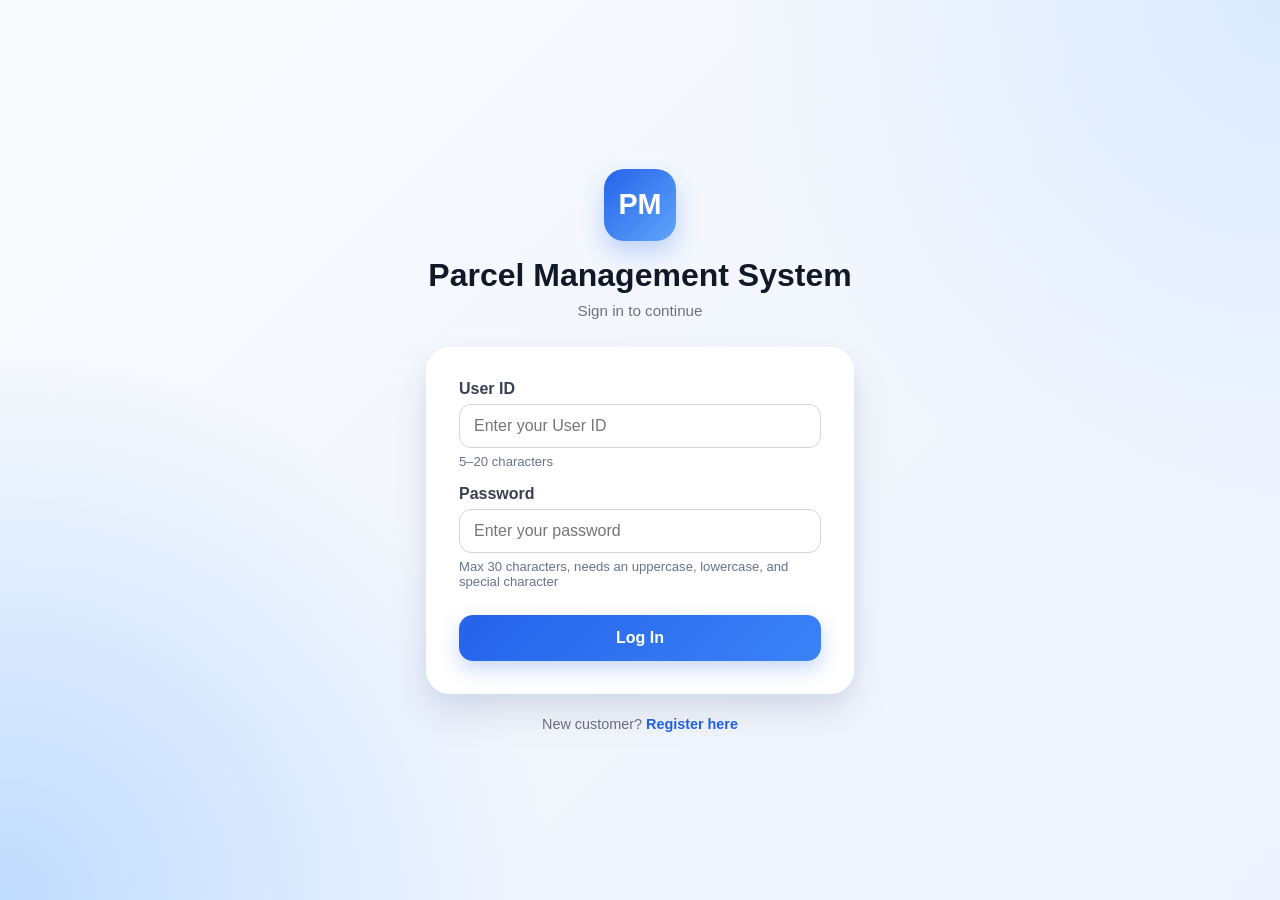
<file: pms-frontend/pms-frontend/index.html>
<!DOCTYPE html>
<html lang="en">
<head>
  <meta charset="UTF-8">
  <meta http-equiv="refresh" content="0; url=modules/login/login.html">
  <title>Parcel Management System</title>
</head>
<body>
  <p>Redirecting to login... <a href="modules/login/login.html">Click here</a> if not redirected.</p>
</body>
</html>
</file>
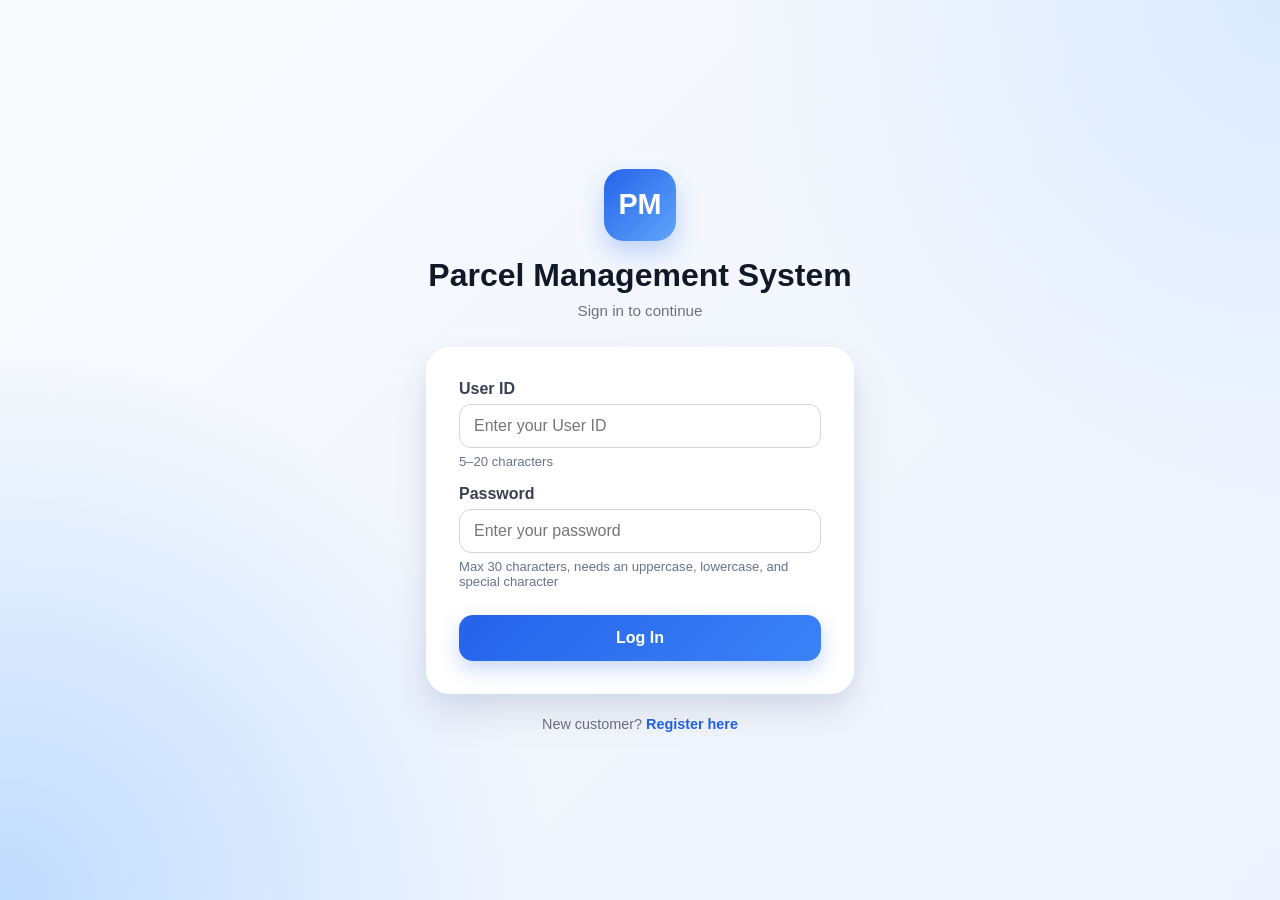
<file: pms-frontend/pms-frontend/modules/booking/booking.html>
<!DOCTYPE html>
<html lang="en">
<head>
  <meta charset="UTF-8">
  <meta name="viewport" content="width=device-width, initial-scale=1.0">
  <title>Booking Service — Parcel Management System</title>
  <link rel="stylesheet" href="../shared/navbar.css">
  <link rel="stylesheet" href="booking.css">
</head>
<body>

  <div id="navbar-placeholder"></div>

  <div class="container">
    <div id="form-error" class="alert-error card"></div>

    <form id="booking-form" novalidate>
      <div class="card">
        <h2 class="section-title">1. Sender Information</h2>
        <div class="form-grid">
          <div class="form-group">
            <label for="senderName">Name</label>
            <input type="text" id="senderName" readonly>
          </div>
          <div class="form-group">
            <label for="senderAddress">Address</label>
            <input type="text" id="senderAddress" readonly>
          </div>
          <div class="form-group">
            <label for="senderContact">Contact</label>
            <input type="text" id="senderContact" readonly>
          </div>
        </div>
      </div>

      <div class="card">
        <h2 class="section-title">2. Receiver Information</h2>
        <div class="form-grid">
          <div class="form-group">
            <label for="receiverName">Name</label>
            <input type="text" id="receiverName" placeholder="Receiver's full name">
            <span class="error-msg" id="receiverName-error"></span>
          </div>
          <div class="form-group">
            <label for="receiverAddress">Address</label>
            <input type="text" id="receiverAddress" placeholder="Delivery address">
            <span class="error-msg" id="receiverAddress-error"></span>
          </div>
          <div class="form-group">
            <label for="receiverPin">Pin Code</label>
            <input type="text" id="receiverPin" placeholder="6 digit PIN code" maxlength="6">
            <span class="error-msg" id="receiverPin-error"></span>
          </div>
          <div class="form-group">
            <label for="receiverContact">Contact</label>
            <input type="text" id="receiverContact" placeholder="10 digit mobile number" maxlength="10">
            <span class="error-msg" id="receiverContact-error"></span>
          </div>
        </div>
      </div>

      <div class="card">
        <h2 class="section-title">3. Parcel Details</h2>
        <div class="form-grid">
          <div class="form-group">
            <label for="parcelWeight">Weight (kg)</label>
            <input type="number" id="parcelWeight" min="0.1" max="50" step="0.1" placeholder="e.g. 2.5">
            <span class="error-msg" id="parcelWeight-error"></span>
          </div>
          <div class="form-group">
            <label for="parcelSize">Size</label>
            <select id="parcelSize">
              <option value="">Select size</option>
              <option value="Small">Small</option>
              <option value="Medium">Medium</option>
              <option value="Large">Large</option>
            </select>
            <span class="error-msg" id="parcelSize-error"></span>
          </div>
        </div>
        <div class="form-group">
          <label for="parcelContents">Contents Description</label>
          <textarea id="parcelContents" rows="3" placeholder="Describe the parcel contents for tracking and safety"></textarea>
          <span class="error-msg" id="parcelContents-error"></span>
        </div>
      </div>

      <div class="card">
        <h2 class="section-title">4. Shipping Options</h2>
        <div class="form-grid">
          <div class="form-group">
            <label for="deliverySpeed">Delivery Speed</label>
            <select id="deliverySpeed">
              <option value="">Select delivery speed</option>
              <option value="Standard">Standard (₹50/kg)</option>
              <option value="Express">Express (₹100/kg)</option>
              <option value="Overnight">Overnight (₹150/kg)</option>
            </select>
            <span class="error-msg" id="deliverySpeed-error"></span>
          </div>
          <div class="form-group">
            <label for="packaging">Packaging Preference</label>
            <select id="packaging">
              <option value="">Select packaging</option>
              <option value="Standard Packaging">Standard Packaging</option>
              <option value="Custom Packaging">Custom Packaging</option>
              <option value="Eco-friendly Packaging">Eco-friendly Packaging</option>
              <option value="Fragile Item handling">Fragile Item handling</option>
            </select>
            <span class="error-msg" id="packaging-error"></span>
          </div>
        </div>
      </div>

      <div class="card">
        <h2 class="section-title">5. Date and Time Selection</h2>
        <div class="form-grid">
          <div class="form-group">
            <label for="pickupTime">Preferred Pickup Date & Time</label>
            <input type="datetime-local" id="pickupTime">
            <span class="error-msg" id="pickupTime-error"></span>
          </div>
          <div class="form-group">
            <label for="dropoffTime">Preferred Drop-off Date & Time</label>
            <input type="datetime-local" id="dropoffTime">
            <span class="error-msg" id="dropoffTime-error"></span>
          </div>
        </div>
      </div>

      <div class="card">
        <h2 class="section-title">6. Service Cost</h2>
        <div class="form-group">
          <label>Estimated Cost</label>
          <div id="cost-display">₹0</div>
        </div>
        <p class="cost-note">Payment method is selected on the next screen.</p>
      </div>

      <div class="card">
        <h2 class="section-title">7. Additional Services</h2>
        <div class="checkbox-row form-group">
          <input type="checkbox" id="insurance">
          <label for="insurance">Add Insurance</label>
        </div>
        <div class="checkbox-row form-group">
          <input type="checkbox" id="trackingService">
          <label for="trackingService">Add Tracking Service</label>
        </div>
      </div>

      <div class="card">
        <button type="submit" id="submit-btn">Proceed to Payment</button>
        
      </div>
    </form>
  </div>

  <script src="../shared/pms-helpers.js"></script>
  <script src="../shared/navbar.js"></script>
  <script src="booking.js"></script>
</body>
</html>
</file>
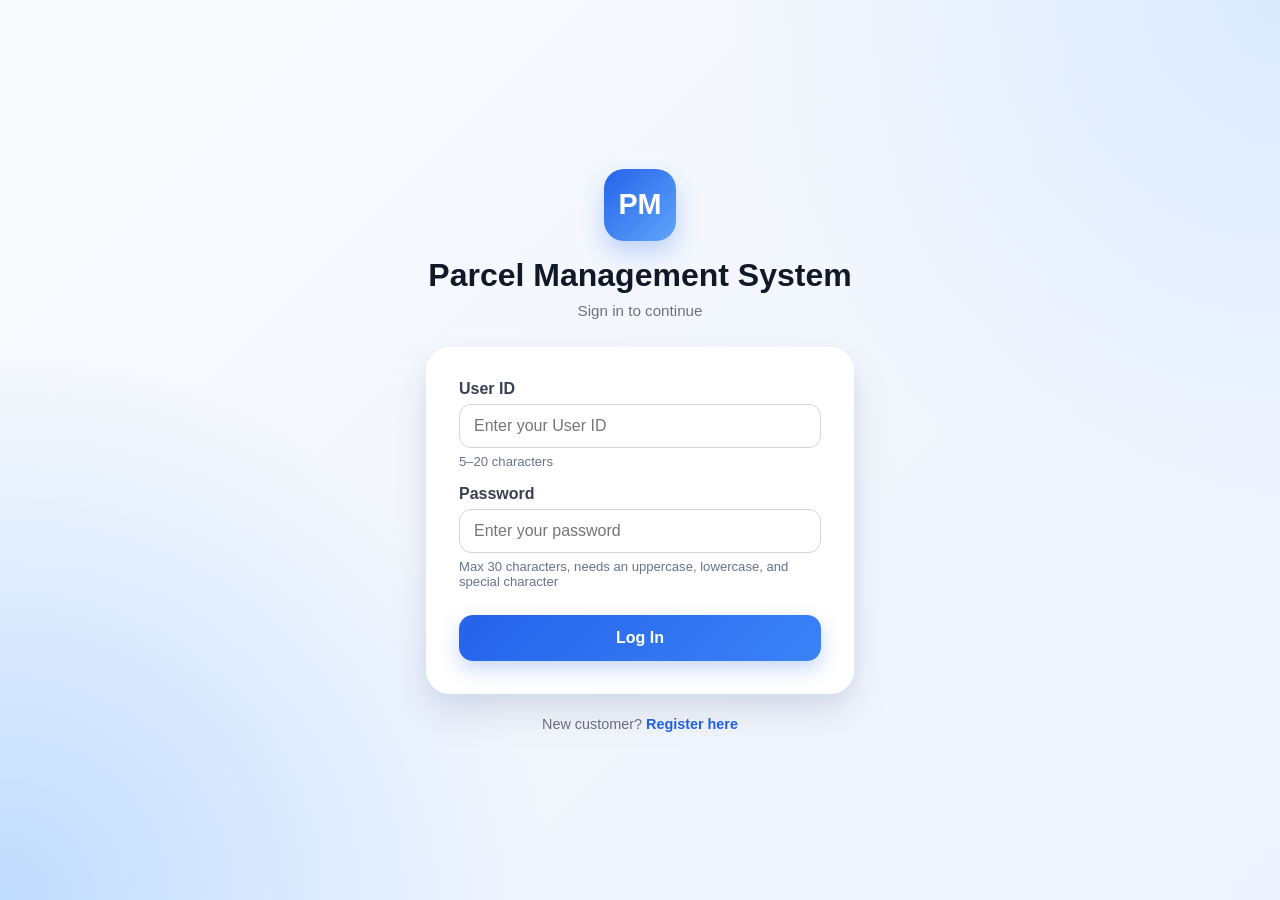
<file: pms-frontend/pms-frontend/modules/delivery/delivery-update.html>
<!DOCTYPE html>
<html lang="en">
<head>
  <meta charset="UTF-8">
  <meta name="viewport" content="width=device-width, initial-scale=1.0">
  <title>Delivery Update — Parcel Management System</title>
  <link rel="stylesheet" href="../shared/navbar.css">
  <link rel="stylesheet" href="delivery-update.css">
</head>
<body>

  <div id="navbar-placeholder"></div>

  <div class="container">
    <div class="card">
      <h2>Find a Package</h2>
      <p>Search by Booking ID to update its delivery status.</p>
      <div class="search-row">
        <div class="form-group">
          <label for="searchBookingId">Booking ID</label>
          <input type="text" id="searchBookingId" placeholder="12 digit Booking ID">
        </div>
        <button type="button" id="search-btn">Search</button>
      </div>
      <p id="search-not-found" class="alert-error">No booking found for that Booking ID.</p>
    </div>

    <div id="booking-details" class="card">
      <h2>Package Details</h2>
      <div class="detail-grid">
        <div class="detail-field">
          <label>Booking ID</label>
          <div class="value" id="det-bookingId"></div>
        </div>
        <div class="detail-field">
          <label>Customer ID</label>
          <div class="value" id="det-customerId"></div>
        </div>
        <div class="detail-field">
          <label>Receiver Name</label>
          <div class="value" id="det-receiverName"></div>
        </div>
        <div class="detail-field">
          <label>Receiver Address</label>
          <div class="value" id="det-receiverAddress"></div>
        </div>
        <div class="detail-field">
          <label>Current Status</label>
          <div class="value"><span class="status-badge" id="det-status"></span></div>
        </div>
        <div class="detail-field">
          <label>Booking Date</label>
          <div class="value" id="det-bookingDate"></div>
        </div>
      </div>
    </div>

    <div id="delivery-update-card" class="card">
      <h2>Update Delivery Status</h2>
      <form id="delivery-form" novalidate>
        <div class="form-group">
          <label for="newStatus">New Status</label>
          <select id="newStatus">
            <option value="">Select new status</option>
            <option value="Picked up">Picked up</option>
            <option value="In Transit">In Transit</option>
            <option value="Delivered">Delivered</option>
            <option value="Returned">Returned</option>
          </select>
          <span class="error-msg" id="newStatus-error"></span>
        </div>
        <button type="submit" id="update-status-btn">Update Status</button>
      </form>
      <p id="update-success" class="alert-success"></p>
    </div>
  </div>

  <script src="../shared/pms-helpers.js"></script>
  <script src="../shared/navbar.js"></script>
  <script src="delivery-update.js"></script>
</body>
</html>
</file>
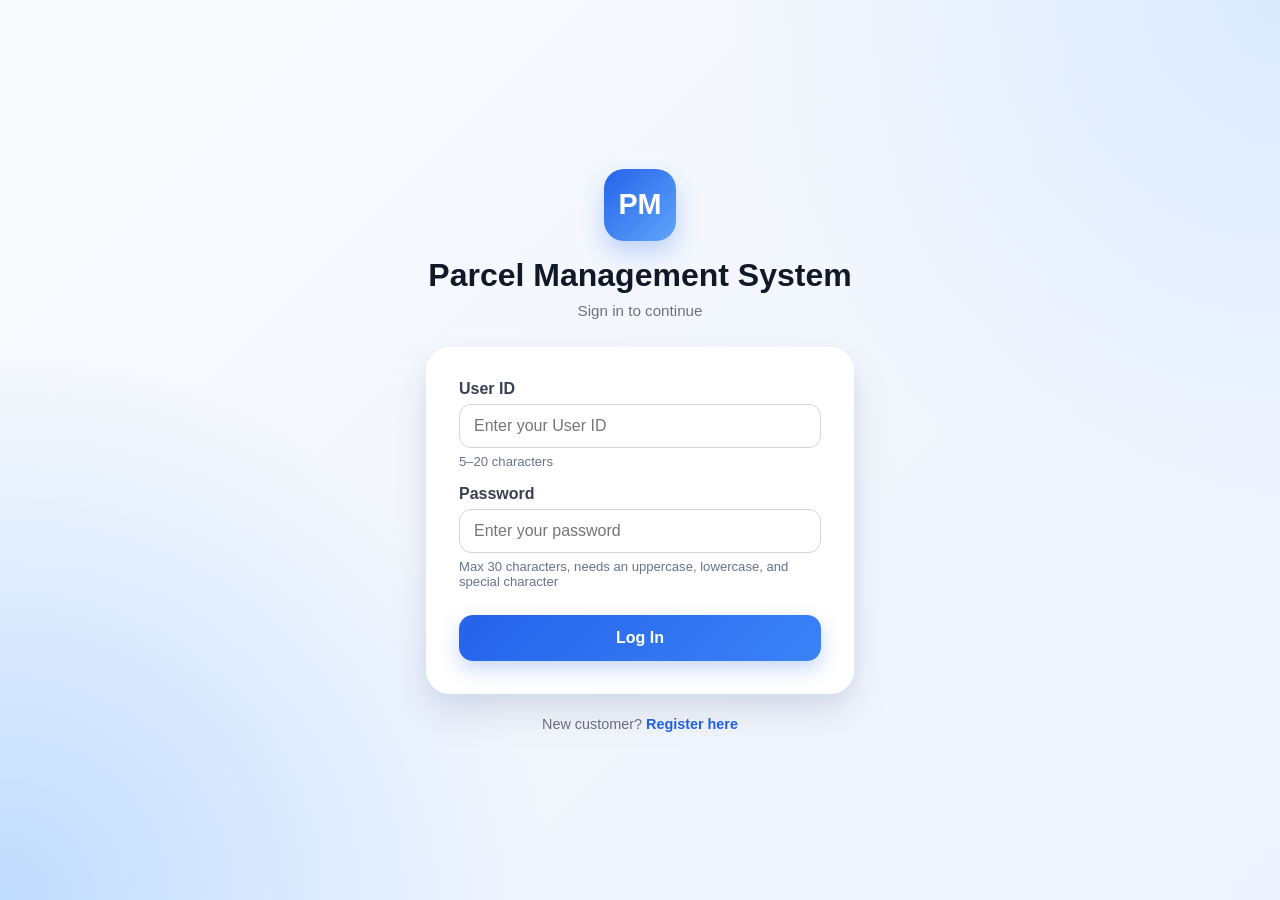
<file: pms-frontend/pms-frontend/modules/history/history-customer.html>
<!DOCTYPE html>
<html lang="en">
<head>
  <meta charset="UTF-8">
  <meta name="viewport" content="width=device-width, initial-scale=1.0">
  <title>Booking History — Parcel Management System</title>
  <link rel="stylesheet" href="../shared/navbar.css">
  <link rel="stylesheet" href="history-customer.css">
</head>
<body>

  <div id="navbar-placeholder"></div>

  <div class="container">
    <div class="card">
      <h2>Your Booking History</h2>
      <table>
        <thead>
          <tr>
            <th>Customer ID</th>
            <th>Booking ID</th>
            <th>Booking Date</th>
            <th>Receiver Name</th>
            <th>Delivered Address</th>
            <th>Amount</th>
            <th>Status</th>
          </tr>
        </thead>
        <tbody id="history-table-body"></tbody>
      </table>
      <p id="no-bookings">You have no previous bookings yet.</p>
      <div class="pagination"> 
        <button type="button" id="prev-btn">Previous</button>
        <span id="page-info"></span>
        <button type="button" id="next-btn">Next</button>
      </div>
    </div>
  </div>

  <script src="../shared/pms-helpers.js"></script>
  <script src="../shared/navbar.js"></script>
  <script src="history-customer.js"></script>
</body>
</html>
</file>
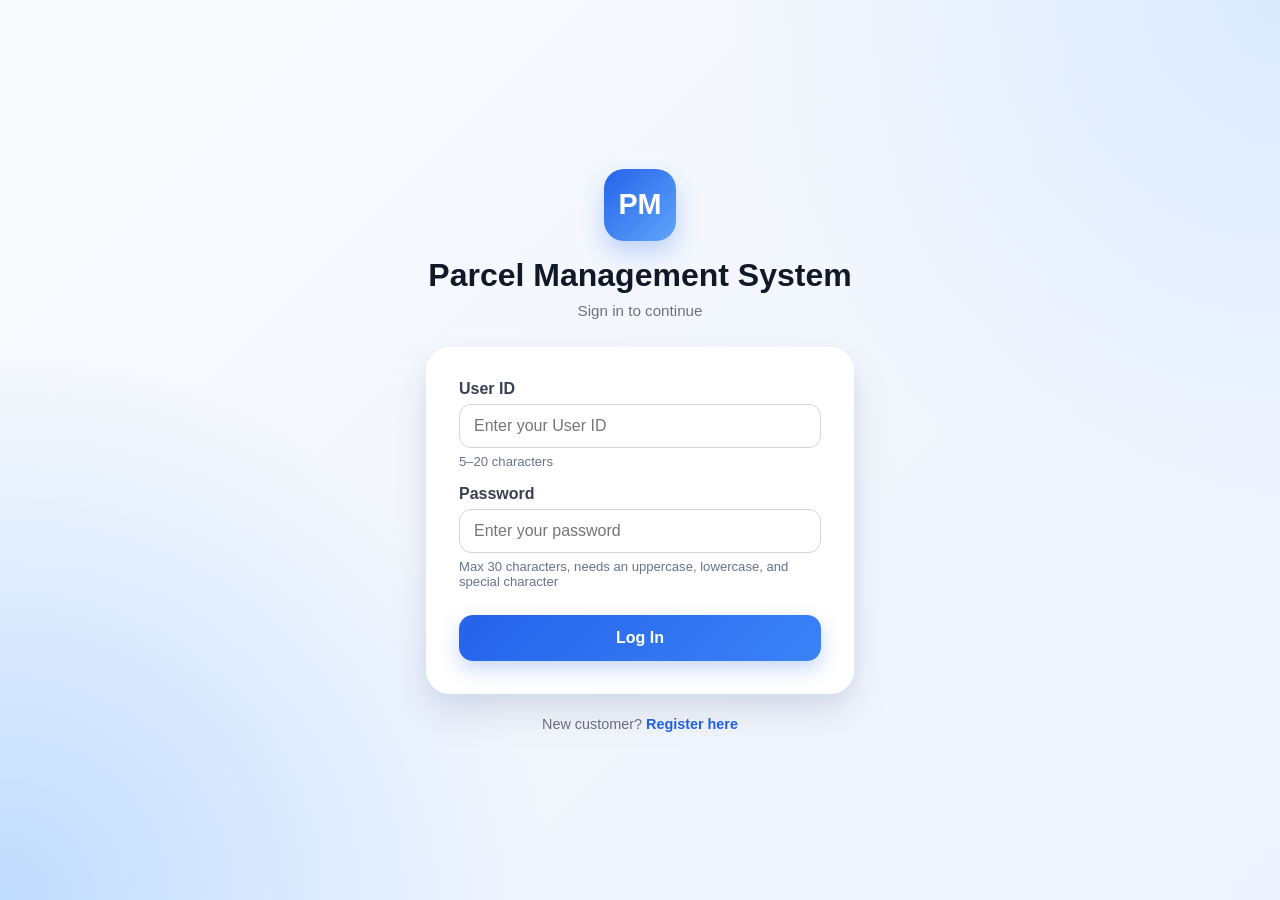
<file: pms-frontend/pms-frontend/modules/history/history-officer.html>
<!DOCTYPE html>
<html lang="en">
<head>
  <meta charset="UTF-8">
  <meta name="viewport" content="width=device-width, initial-scale=1.0">
  <title>Booking History — Parcel Management System</title>
  <link rel="stylesheet" href="../shared/navbar.css">
  <link rel="stylesheet" href="history-officer.css">
</head>
<body>

  <div id="navbar-placeholder"></div>

  <div class="container">
    <div class="card">
      <h2>Booking History</h2>
      <form id="filter-form" novalidate>
        <div class="filter-grid">
          <div class="form-group">
            <label for="filterCustomerId">Customer ID</label>
            <input type="text" id="filterCustomerId" placeholder="Customer ID">
          </div>
          <div class="form-group">
            <label for="dateFrom">Date From</label>
            <input type="date" id="dateFrom">
          </div>
          <div class="form-group">
            <label for="dateTo">Date To</label> 
            <input type="date" id="dateTo">
          </div>
          <button type="submit" id="search-btn">Search</button>
        </div>
      </form>
      <table>
        <thead>
          <tr>
            <th>Customer ID</th>
            <th>Booking ID</th>
            <th>Booking Date</th>
            <th>Receiver Name</th>
            <th>Delivered Address</th>
            <th>Amount</th>
            <th>Status</th>
          </tr>
        </thead>
        <tbody id="history-table-body"></tbody>
      </table>
      <p id="no-bookings">No bookings match your search.</p>
      <div class="pagination">
        <button type="button" id="prev-btn">Previous</button>
        <span id="page-info"></span>
        <button type="button" id="next-btn">Next</button>
      </div>
    </div>
  </div>

  <script src="../shared/pms-helpers.js"></script>
  <script src="../shared/navbar.js"></script>
  <script src="history-officer.js"></script>
</body>
</html>
</file>
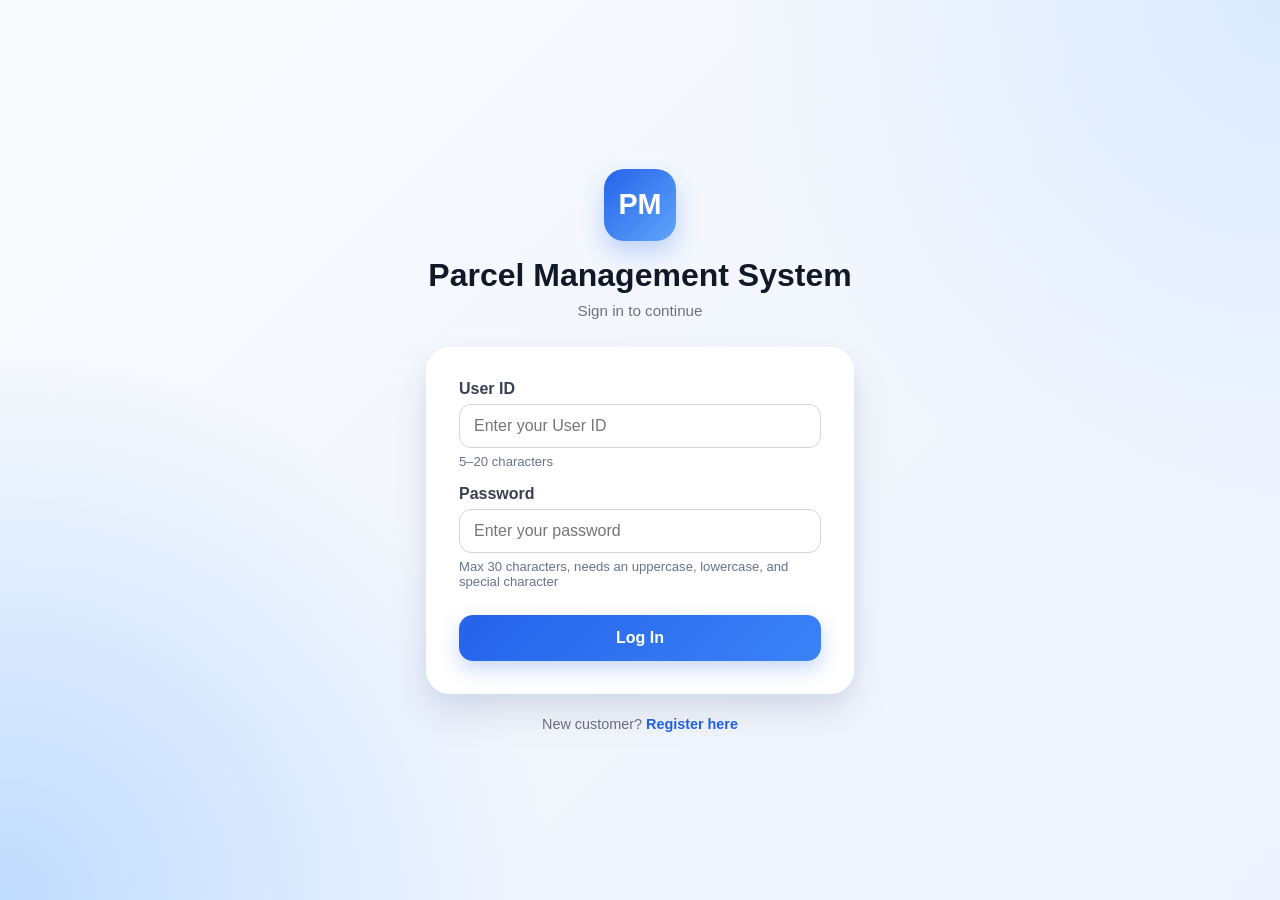
<file: pms-frontend/pms-frontend/modules/home/customer-home.html>
<!DOCTYPE html>
<html lang="en">
<head>
  <meta charset="UTF-8">
  <meta name="viewport" content="width=device-width, initial-scale=1.0">
  <title>Home — Parcel Management System</title>
  <link rel="stylesheet" href="../shared/navbar.css">
  <link rel="stylesheet" href="customer-home.css">
</head>
<body>

  <div id="navbar-placeholder"></div>

  <div class="container">
    <div class="card welcome-card">
      <h1 id="dashboard-greeting">Welcome back</h1>
      <p>Here's what you can do from your dashboard.</p>
    </div>

    <h2 class="section-title">Quick Actions</h2>
    <div class="action-grid">
      <a class="action-card" href="../booking/booking.html">
        <div class="action-image">
          <svg viewBox="0 0 300 150" preserveAspectRatio="xMidYMid slice" xmlns="http://www.w3.org/2000/svg">
            <defs>
              <linearGradient id="bg1" x1="0" y1="0" x2="300" y2="150" gradientUnits="userSpaceOnUse">
                <stop stop-color="#2563eb"/>
                <stop offset="1" stop-color="#60a5fa"/>
              </linearGradient>
            </defs>
            <rect width="300" height="150" fill="url(#bg1)"/>
            <circle cx="255" cy="20" r="55" fill="#ffffff" opacity="0.06"/>
            <circle cx="20" cy="140" r="40" fill="#ffffff" opacity="0.06"/>
            <g transform="translate(105,35)">
              <path d="M45 6 L84 22 L45 38 L6 22 Z" fill="#ffffff"/>
              <path d="M6 22 L45 38 L45 84 L6 68 Z" fill="#dbeafe"/>
              <path d="M84 22 L45 38 L45 84 L84 68 Z" fill="#bfdbfe"/>
              <path d="M45 6 L84 22 L45 38 L6 22 Z" stroke="#1d4ed8" stroke-width="2" stroke-linejoin="round"/>
              <path d="M6 22 L45 38 L45 84 L6 68 Z" stroke="#1d4ed8" stroke-width="2" stroke-linejoin="round"/>
              <path d="M84 22 L45 38 L45 84 L84 68 Z" stroke="#1d4ed8" stroke-width="2" stroke-linejoin="round"/>
              <path d="M20 16 L64 32" stroke="#1d4ed8" stroke-width="1.5" opacity="0.5"/>
            </g>
          </svg>
        </div>
        <h3>Book a Parcel</h3>
        <p>Start a new pickup or drop-off booking.</p>
      </a>
      
      <a class="action-card" href="../tracking/tracking-customer.html">
        <div class="action-image">
          <svg viewBox="0 0 300 150" preserveAspectRatio="xMidYMid slice" xmlns="http://www.w3.org/2000/svg">
            <defs>
              <linearGradient id="bg2" x1="0" y1="0" x2="300" y2="150" gradientUnits="userSpaceOnUse">
                <stop stop-color="#3b82f6"/>
                <stop offset="1" stop-color="#93c5fd"/>
              </linearGradient>
            </defs>
            <rect width="300" height="150" fill="url(#bg2)"/>
            <circle cx="30" cy="25" r="45" fill="#ffffff" opacity="0.06"/>
            <circle cx="270" cy="130" r="50" fill="#ffffff" opacity="0.06"/>
            <path d="M40 120 Q150 60 260 100" stroke="#ffffff" stroke-width="2" stroke-dasharray="4 6" fill="none" opacity="0.55"/>
            <circle cx="40" cy="120" r="4" fill="#ffffff"/>
            <circle cx="260" cy="100" r="4" fill="#ffffff"/>
            <g transform="translate(126,30)">
              <path d="M24 0C11 0 0 10.6 0 23.5C0 41 24 68 24 68C24 68 48 41 48 23.5C48 10.6 37 0 24 0Z" fill="#ffffff"/>
              <circle cx="24" cy="23" r="11" fill="#2563eb"/>
            </g>
          </svg>
        </div>
        <h3>Track Shipment</h3>
        <p>Check the status of a parcel with its Booking ID.</p>
      </a>
      
      <a class="action-card" href="../history/history-customer.html">
        <div class="action-image">
          <svg viewBox="0 0 300 150" preserveAspectRatio="xMidYMid slice" xmlns="http://www.w3.org/2000/svg">
            <defs>
              <linearGradient id="bg3" x1="0" y1="0" x2="300" y2="150" gradientUnits="userSpaceOnUse">
                <stop stop-color="#2563eb"/>
                <stop offset="1" stop-color="#7dd3fc"/>
              </linearGradient>
            </defs>
            <rect width="300" height="150" fill="url(#bg3)"/>
            <circle cx="260" cy="15" r="50" fill="#ffffff" opacity="0.06"/>
            <circle cx="15" cy="140" r="40" fill="#ffffff" opacity="0.06"/>
            <g transform="translate(112,22)">
              <rect x="0" y="8" width="76" height="98" rx="8" fill="#ffffff"/>
              <rect x="24" y="0" width="28" height="16" rx="5" fill="#dbeafe" stroke="#1d4ed8" stroke-width="1.5"/>
              <rect x="14" y="32" width="48" height="6" rx="3" fill="#93c5fd"/>
              <rect x="14" y="46" width="48" height="6" rx="3" fill="#bfdbfe"/>
              <rect x="14" y="60" width="32" height="6" rx="3" fill="#bfdbfe"/>
              <circle cx="18" cy="80" r="4.5" fill="#16a34a"/>
              <rect x="30" y="77" width="32" height="6" rx="3" fill="#bfdbfe"/>
            </g>
          </svg>
        </div>
        <h3>Previous Bookings</h3>
        <p>Review your past bookings and their status.</p>
      </a>
    </div>
  </div>

  <script src="../shared/pms-helpers.js"></script>
  <script src="../shared/navbar.js"></script>
  <script src="customer-home.js"></script>
</body>
</html>
</file>
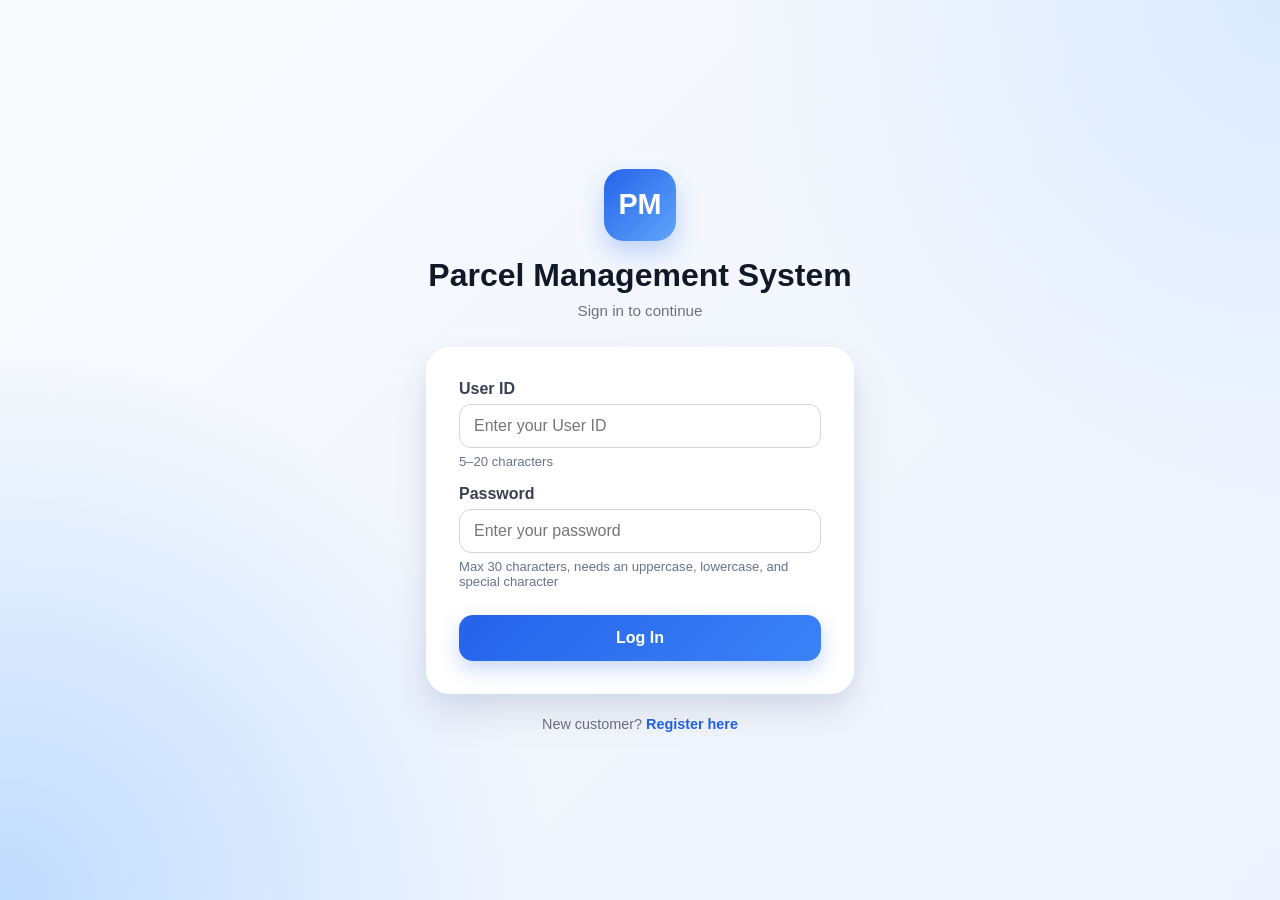
<file: pms-frontend/pms-frontend/modules/home/officer-home.html>
<!DOCTYPE html>
<html lang="en">
<head>
  <meta charset="UTF-8">
  <meta name="viewport" content="width=device-width, initial-scale=1.0">
  <title>Home — Parcel Management System</title>
  
  <link rel="stylesheet" href="../shared/navbar.css">
  <link rel="stylesheet" href="officer-home.css">
</head>
<body>

  <div id="navbar-placeholder"></div>

  <div class="container">

    <div class="card welcome-card">
      <h1 id="dashboard-greeting">Welcome back</h1>
      <p>Here's what you can do from your dashboard.</p>
      <span class="role-badge">Officer</span>
    </div>

    <h2 class="section-title">Quick Actions</h2>
    <div class="action-grid">

      <a class="action-card" href="../tracking/tracking-officer.html">
        <div class="action-icon">&#128205;</div>
        <h3>Track Shipments</h3>
        <p>View all shipped packages and search by customer or booking.</p>
      </a>

      <a class="action-card" href="../delivery/delivery-update.html">
        <div class="action-icon">&#128666;</div>
        <h3>Update Delivery Status</h3>
        <p>Mark a booking as Picked up, In Transit, Delivered, or Returned.</p>
      </a>

      <a class="action-card" href="../delivery/delivery-update.html">
        <div class="action-icon">&#128197;</div>
        <h3>Pickup Scheduling</h3>
        <p>Manage upcoming pickups for booked parcels.</p>
      </a>

      <a class="action-card" href="../history/history-officer.html">
        <div class="action-icon">&#128203;</div>
        <h3>Previous Bookings</h3>
        <p>Look up booking history by customer and date range.</p>
      </a>

    </div>
  </div>

  <script src="../shared/pms-helpers.js"></script>
  <script src="../shared/navbar.js"></script>
  <script src="officer-home.js"></script>
</body>
</html>
</file>
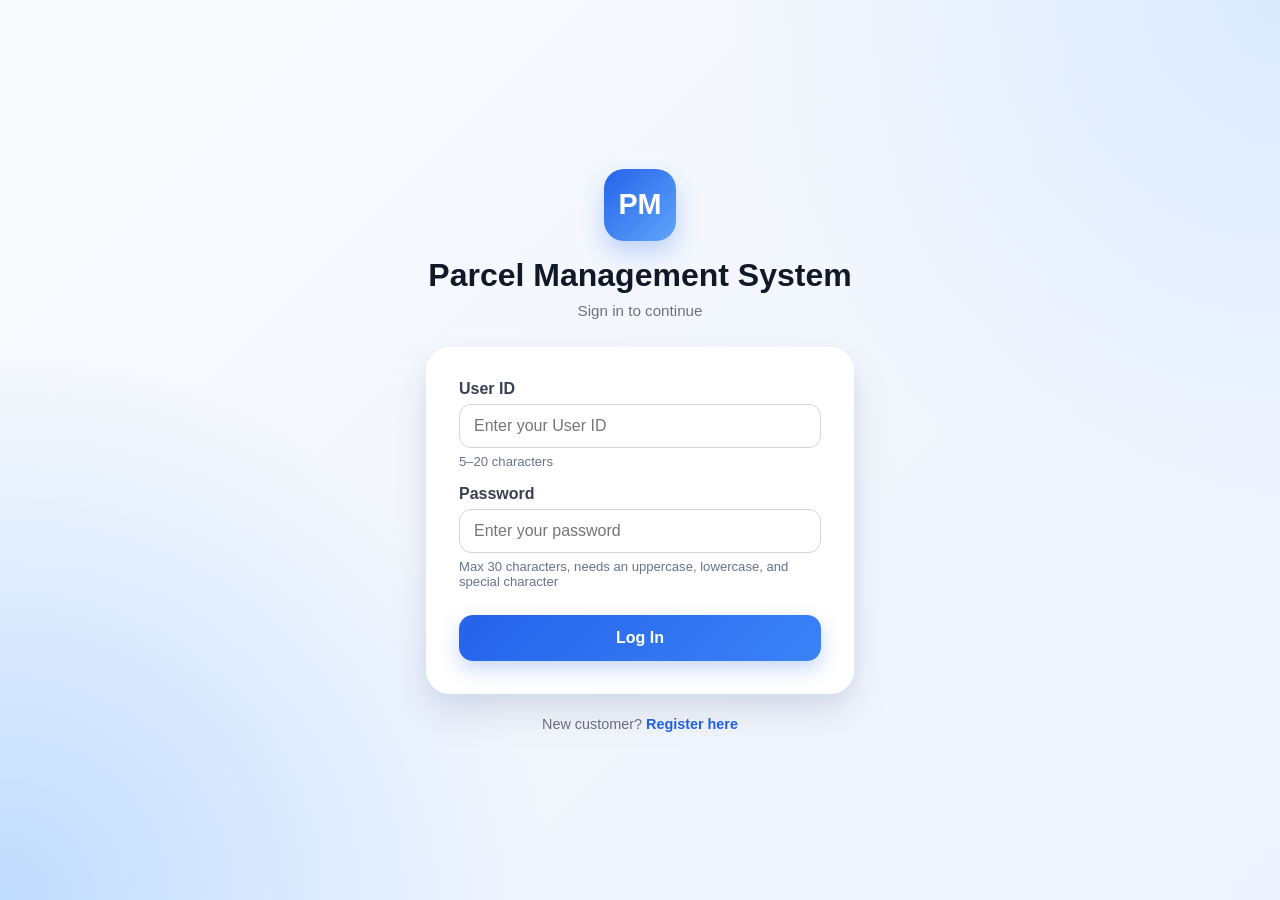
<file: pms-frontend/pms-frontend/modules/invoice/invoice.html>
<!DOCTYPE html>
<html lang="en">
<head>
  <meta charset="UTF-8">
  <meta name="viewport" content="width=device-width, initial-scale=1.0">
  <title>Invoice — Parcel Management System</title>
  
  <link rel="stylesheet" href="invoice.css">
</head>
<body>

  <nav id="main-nav">
    <span class="nav-brand">Parcel Management System</span>
    <div class="nav-user">
      <span id="welcome-user"></span>
      <button id="logout-btn">Logout</button>
    </div>
  </nav>

  <div class="container">

    <div id="invoice-view" class="card">
      <div class="invoice-header">
        <h1>Invoice</h1>
        <span class="invoice-id">Booking ID: <strong id="inv-bookingId"></strong></span>
      </div>

      <div class="invoice-grid">
        <div class="invoice-field">
          <label>Receiver Name</label>
          <div class="value" id="inv-receiverName"></div>
        </div>
        <div class="invoice-field">
          <label>Receiver Address</label>
          <div class="value" id="inv-receiverAddress"></div>
        </div>
        <div class="invoice-field">
          <label>Receiver Pin</label>
          <div class="value" id="inv-receiverPin"></div>
        </div>
        <div class="invoice-field">
          <label>Receiver Mobile</label>
          <div class="value" id="inv-receiverMobile"></div>
        </div>
        <div class="invoice-field">
          <label>Parcel Weight (g)</label>
          <div class="value" id="inv-parcelWeight"></div>
        </div>
        <div class="invoice-field">
          <label>Parcel Contents Description</label>
          <div class="value" id="inv-parcelContents"></div>
        </div>
        <div class="invoice-field">
          <label>Parcel Delivery Type</label>
          <div class="value" id="inv-deliveryType"></div>
        </div>
        <div class="invoice-field">
          <label>Parcel Packing Preference</label>
          <div class="value" id="inv-packingPreference"></div>
        </div>
        <div class="invoice-field">
          <label>Parcel Pickup Time</label>
          <div class="value" id="inv-pickupTime"></div>
        </div>
        <div class="invoice-field">
          <label>Parcel Dropoff Time</label>
          <div class="value" id="inv-dropoffTime"></div>
        </div>
        <div class="invoice-field">
          <label>Parcel Service Cost</label>
          <div class="value invoice-cost" id="inv-serviceCost"></div>
        </div>
        <div class="invoice-field">
          <label>Parcel Payment Time</label>
          <div class="value" id="inv-paymentTime"></div>
        </div>
      </div>

      <div class="invoice-actions">
        <button type="button" id="print-btn">Print</button>
        <a class="back-link" id="back-link" href="../home/customer-home.html">Back to Home</a>
      </div>
    </div>

    <div id="not-found" class="card">
      <p class="alert-error">No booking found for this Booking ID.</p>
      <div class="invoice-actions">
        <a class="back-link" id="back-link-notfound" href="../home/customer-home.html">Back to Home</a>
      </div>
    </div>

  </div>

  <script src="../shared/pms-helpers.js"></script>
  <script src="invoice.js"></script>
</body>
</html>
</file>
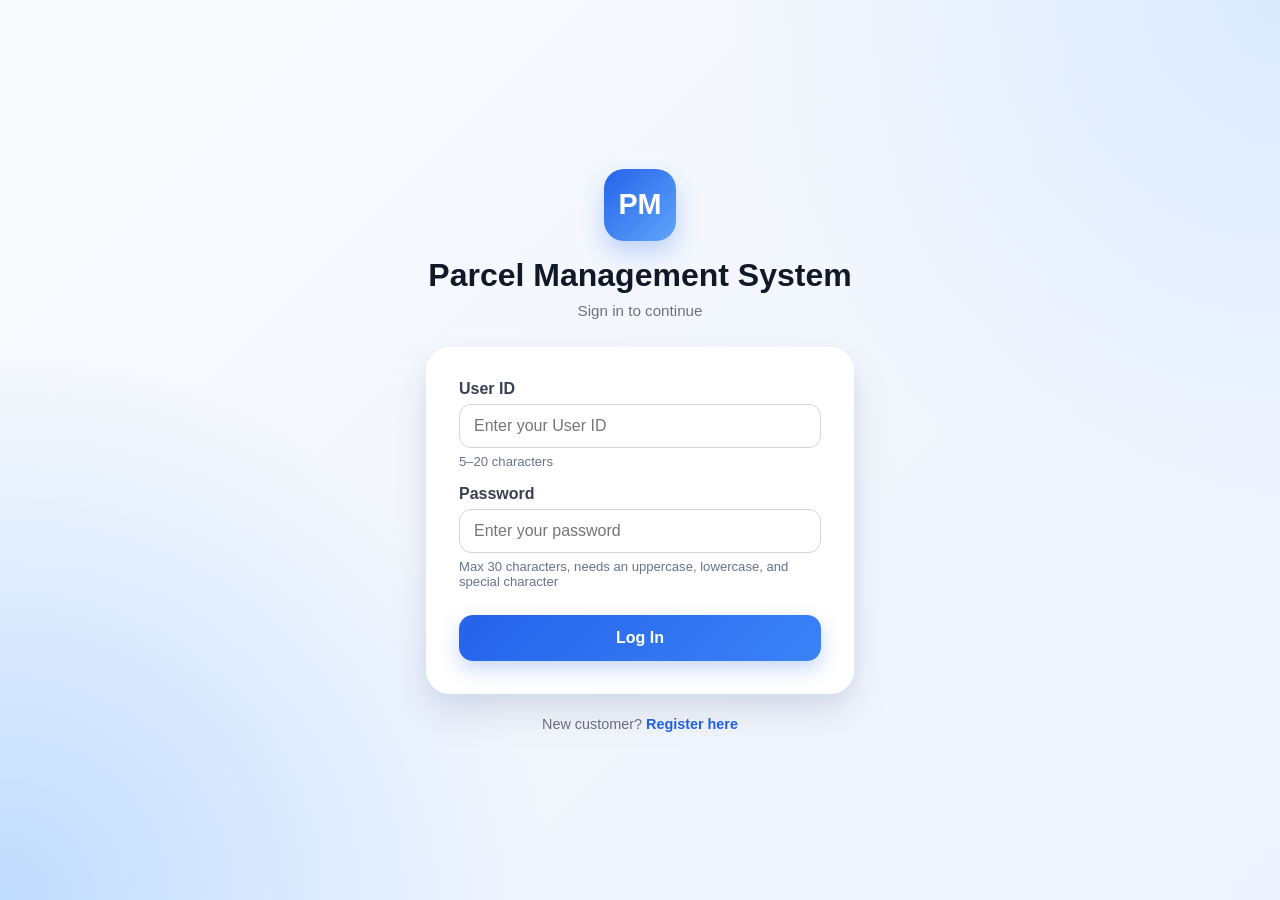
<file: pms-frontend/pms-frontend/modules/login/login.html>
<!DOCTYPE html>
<html lang="en">
<head>
  <meta charset="UTF-8">
  <meta name="viewport" content="width=device-width, initial-scale=1.0">
  <title>Log In — Parcel Management System</title>
  
  <link rel="stylesheet" href="login.css">
</head>
<body class="login-page">

  <div class="container login-card">
    <div class="login-brand">
      <span class="mark">PM</span>
      <h1>Parcel Management System</h1>
      <p>Sign in to continue</p>
    </div>

    <div class="card">
      <form id="login-form" novalidate>
        <div class="form-group">
          <label for="userId">User ID</label>
          <input type="text" id="userId" name="userId" autocomplete="username" placeholder="Enter your User ID">
          <span class="field-hint">5–20 characters</span>
          <span class="error-msg" id="userId-error"></span>
        </div>

        <div class="form-group">
          <label for="password">Password</label>
          <input type="password" id="password" name="password" autocomplete="current-password" placeholder="Enter your password">
          <span class="field-hint">Max 30 characters, needs an uppercase, lowercase, and special character</span>
          <span class="error-msg" id="password-error"></span>
        </div>

        <div class="alert-error" id="form-error" style="display:none; margin-bottom: 12px;"></div>

        <button type="submit" id="submit-btn">Log In</button>
      </form>
    </div>

    <p class="login-footer">
      New customer? <a href="register.html">Register here</a>
    </p>
  </div>

  <script src="../shared/pms-helpers.js"></script>
  <script src="login.js"></script>
</body>
</html>
</file>
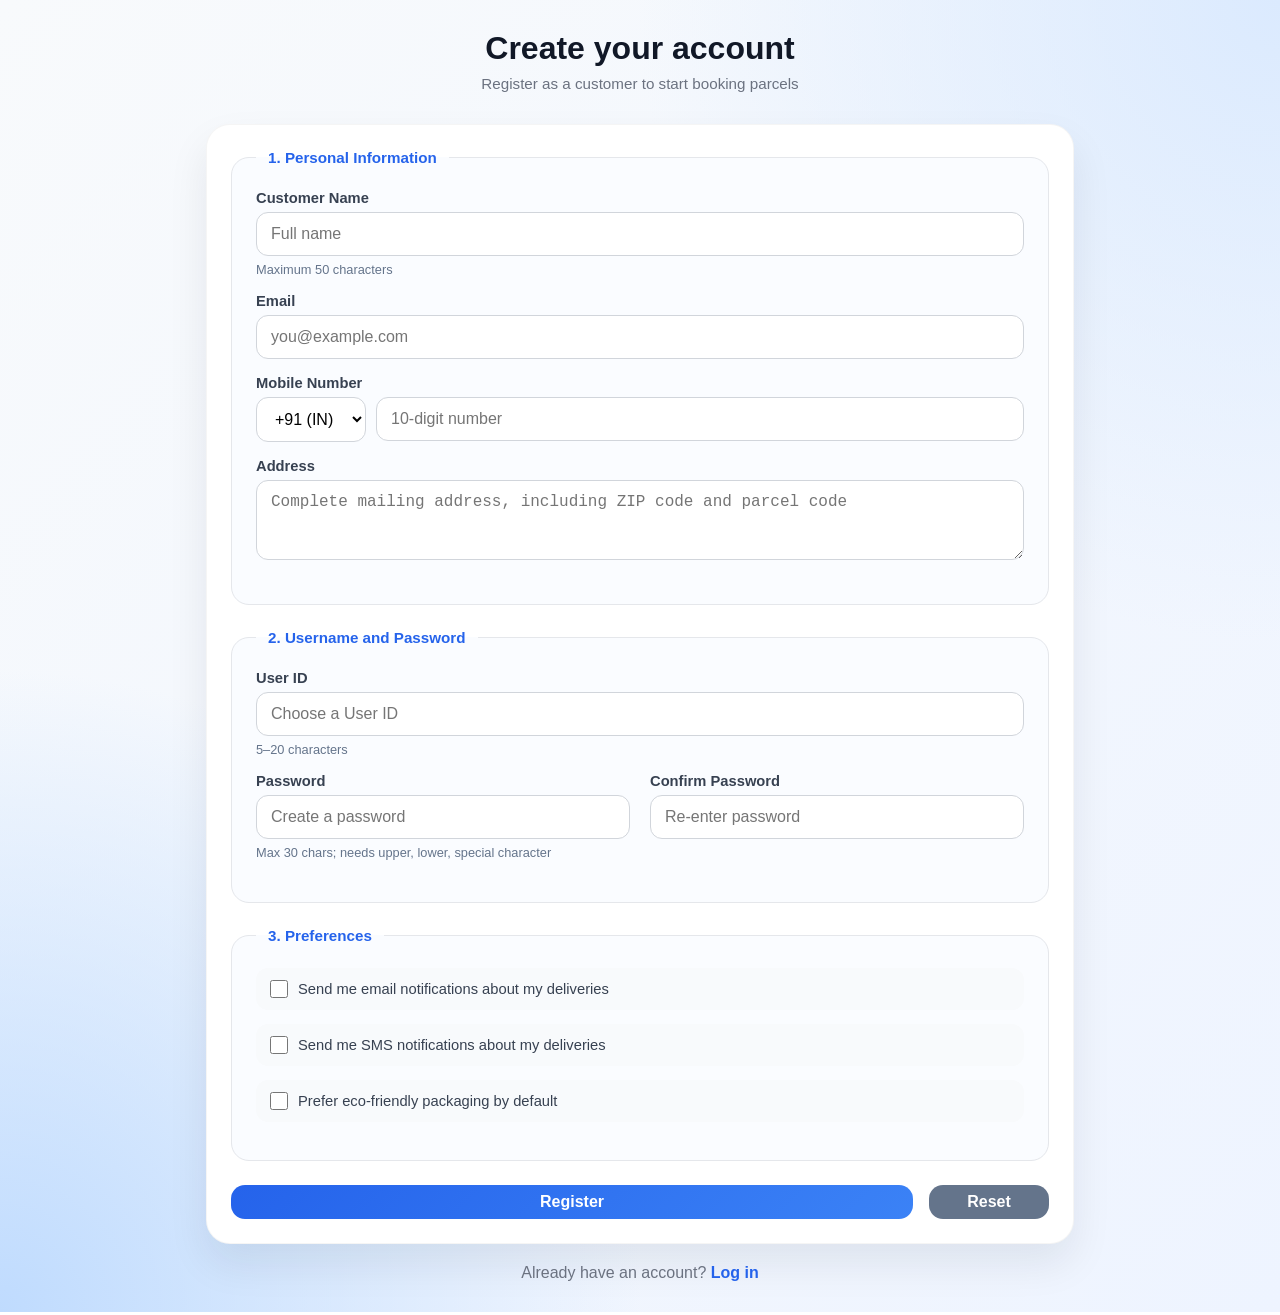
<file: pms-frontend/pms-frontend/modules/login/register.html>
<!DOCTYPE html>
<html lang="en">
<head>
  <meta charset="UTF-8">
  <meta name="viewport" content="width=device-width, initial-scale=1.0">
  <title>Register — Parcel Management System</title>
  
  <link rel="stylesheet" href="register.css">
</head>
<body>

  <div class="container">
    <div class="register-header">
      <h1>Create your account</h1>
      <p>Register as a customer to start booking parcels</p>
    </div>

    <div class="card">

      <form id="register-form" novalidate>

        <fieldset>
          <legend>1. Personal Information</legend>

          <div class="form-group">
            <label for="name">Customer Name</label>
            <input type="text" id="name" name="name" placeholder="Full name" maxlength="50">
            <span class="field-hint">Maximum 50 characters</span>
            <span class="error-msg" id="name-error"></span>
          </div>

          <div class="form-group">
            <label for="email">Email</label>
            <input type="email" id="email" name="email" placeholder="you@example.com">
            <span class="error-msg" id="email-error"></span>
          </div>

          <div class="form-group">
            <label for="mobile">Mobile Number</label>
            <div class="mobile-row">
              <select id="countryCode" name="countryCode">
                <option value="+91">+91 (IN)</option>
                <option value="+1">+1 (US)</option>
                <option value="+44">+44 (UK)</option>
                <option value="+61">+61 (AU)</option>
                <option value="+971">+971 (UAE)</option>
              </select>
              <div class="form-group" style="margin-bottom:0;">
                <input type="text" id="mobile" name="mobile" placeholder="10-digit number" maxlength="10">
              </div>
            </div>
            <span class="error-msg" id="mobile-error"></span>
          </div>

          <div class="form-group">
            <label for="address">Address</label>
            <textarea id="address" name="address" rows="3" placeholder="Complete mailing address, including ZIP code and parcel code"></textarea>
            <span class="error-msg" id="address-error"></span>
          </div>
        </fieldset>

        <fieldset>
          <legend>2. Username and Password</legend>

          <div class="form-group">
            <label for="userId">User ID</label>
            <input type="text" id="userId" name="userId" placeholder="Choose a User ID">
            <span class="field-hint">5–20 characters</span>
            <span class="error-msg" id="userId-error"></span>
          </div>

          <div class="field-row">
            <div class="form-group">
              <label for="password">Password</label>
              <input type="password" id="password" name="password" placeholder="Create a password">
              <span class="field-hint">Max 30 chars; needs upper, lower, special character</span>
              <span class="error-msg" id="password-error"></span>
            </div>

            <div class="form-group">
              <label for="confirmPassword">Confirm Password</label>
              <input type="password" id="confirmPassword" name="confirmPassword" placeholder="Re-enter password">
              <span class="error-msg" id="confirmPassword-error"></span>
            </div>
          </div>
        </fieldset>

        <fieldset>
          <legend>3. Preferences</legend>

          <div class="checkbox-group">
            <input type="checkbox" id="prefEmailUpdates" name="prefEmailUpdates">
            <label for="prefEmailUpdates">Send me email notifications about my deliveries</label>
          </div>

          <div class="checkbox-group">
            <input type="checkbox" id="prefSmsUpdates" name="prefSmsUpdates">
            <label for="prefSmsUpdates">Send me SMS notifications about my deliveries</label>
          </div>

          <div class="checkbox-group">
            <input type="checkbox" id="prefEcoPackaging" name="prefEcoPackaging">
            <label for="prefEcoPackaging">Prefer eco-friendly packaging by default</label>
          </div>
        </fieldset>

        <div class="alert-error" id="form-error" style="display:none; margin-bottom: 12px;"></div>

        <div class="form-actions">
          <button type="submit" id="submit-btn">Register</button>
          <button type="reset" id="reset-btn">Reset</button>
        </div>
      </form>

      <div id="registration-ack">
        <div class="ack-icon">&#10003;</div>
        <span class="alert-success">Consumer Registration successful.</span>
        <dl class="ack-detail">
          <dt>Username</dt>
          <dd id="ack-username"></dd>
          <dt>Customer Name</dt>
          <dd id="ack-name"></dd>
          <dt>Email</dt>
          <dd id="ack-email"></dd>
        </dl>
        <a href="login.html">Go to Login &rarr;</a>
      </div>

    </div>

    <p class="login-link">Already have an account? <a href="login.html">Log in</a></p>
  </div>

  <script src="../shared/pms-helpers.js"></script>
  <script src="register.js"></script>
</body>
</html>
</file>
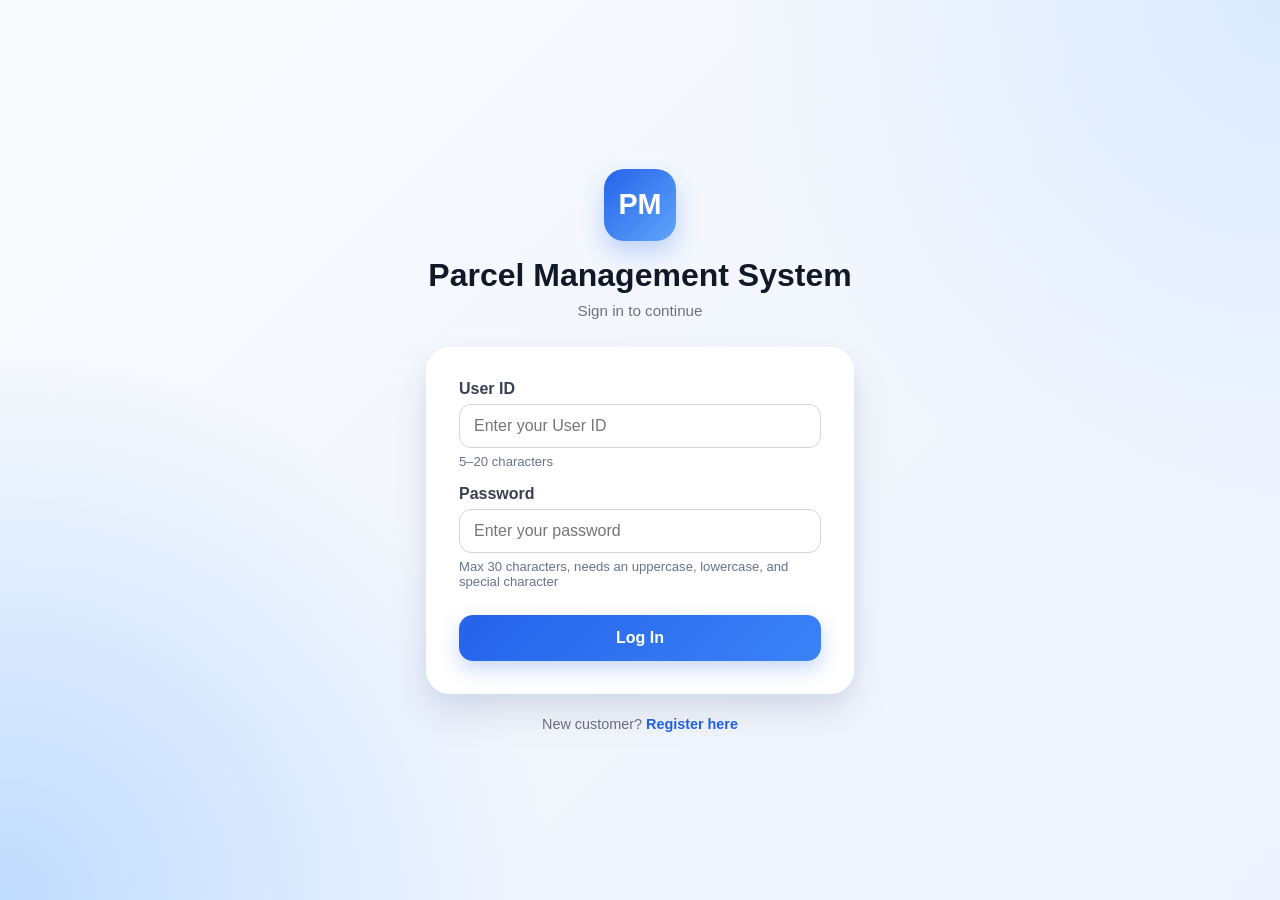
<file: pms-frontend/pms-frontend/modules/payment/payment.html>
<!DOCTYPE html>
<html lang="en">
<head>
  <meta charset="UTF-8">
  <meta name="viewport" content="width=device-width, initial-scale=1.0">
  <title>Payment — Parcel Management System</title>
  
  <link rel="stylesheet" href="payment.css">
</head>
<body>

  <nav id="main-nav">
    <span class="nav-brand">Parcel Management System</span>
    <div class="nav-user">
      <span id="welcome-user"></span>
      <button id="logout-btn">Logout</button>
    </div>
  </nav>

  <div class="container">

    <div id="form-error" class="alert-error card"></div>

    <!-- Section 1: Bill view -->
    <div id="payment-form">
      <div class="card">
        <h2 class="section-title">Booking Bill</h2>
        <div class="form-group">
          <label>Bill Amount</label>
          <div id="bill-amount">₹0.00</div>
        </div>
        <div class="form-group">
          <label for="modeOfPayment">Mode of Payment</label>
          <select id="modeOfPayment">
            <option value="">Select mode of payment</option>
            <option value="Debit">Debit</option>
            <option value="Credit">Credit</option>
          </select>
          <span class="error-msg" id="modeOfPayment-error"></span>
        </div>
        <button type="button" id="pay-now-btn">Pay Now</button>
        <a class="back-link" href="../booking/booking.html">Back to Home</a>
      </div>
    </div>

    <!-- Section 2: Card entry -->
    <form id="card-form" novalidate>
      <div class="card">
        <div class="card-title-display" id="card-title-display">Credit Card</div>

        <div class="form-group">
          <label for="cardNumber">Card No</label>
          <input type="text" id="cardNumber" maxlength="16" placeholder="16 digit card number">
          <span class="error-msg" id="cardNumber-error"></span>
        </div>

        <div class="form-group">
          <label for="cardHolder">Card Holder Name</label>
          <input type="text" id="cardHolder" placeholder="Name as on card">
          <span class="error-msg" id="cardHolder-error"></span>
        </div>

        <div class="form-group">
          <label for="expiry">Expiry Date</label>
          <input type="text" id="expiry" maxlength="5" placeholder="MM/YY">
          <span class="error-msg" id="expiry-error"></span>
        </div>

        <div class="form-group">
          <label for="cvv">CVV</label>
          <input type="password" id="cvv" maxlength="3" placeholder="3 digit CVV">
          <span class="error-msg" id="cvv-error"></span>
        </div>

        <button type="submit" id="make-payment-btn">Make Payment</button>
      </div>
    </form>

    <!-- Payment success message -->
    <div id="payment-success" class="card">
      <p class="alert-success" id="payment-success-msg"></p>
    </div>

  </div>

  <script src="../shared/pms-helpers.js"></script>
  <script src="payment.js"></script>
</body>
</html>
</file>
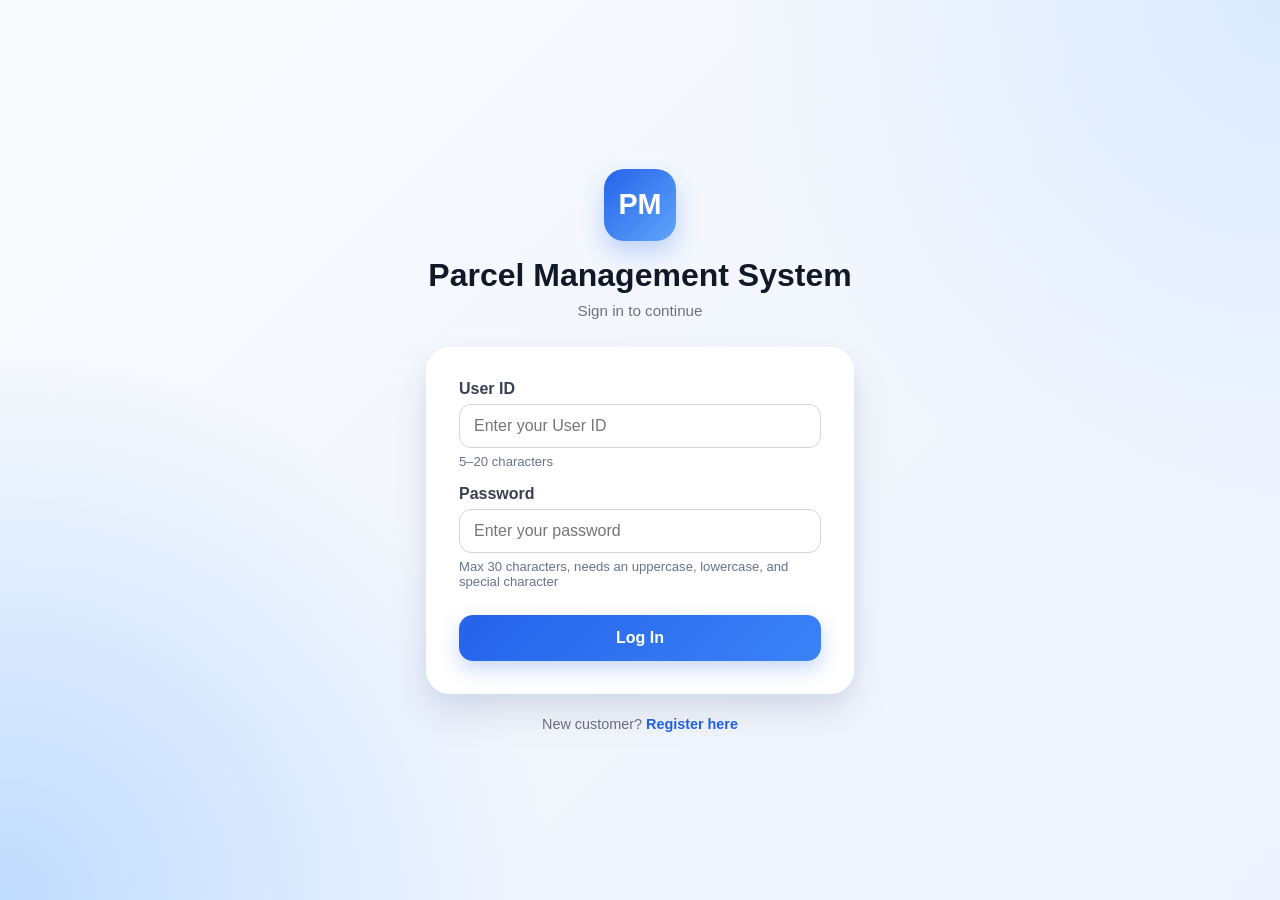
<file: pms-frontend/pms-frontend/modules/tracking/tracking-customer.html>
<!DOCTYPE html>
<html lang="en">
<head>
  <meta charset="UTF-8">
  <meta name="viewport" content="width=device-width, initial-scale=1.0">
  <title>Track Parcel — Parcel Management System</title>
  <link rel="stylesheet" href="../shared/navbar.css">
  <link rel="stylesheet" href="tracking-customer.css">
</head>
<body>

  <div id="navbar-placeholder"></div>

  <div class="container">
    <div class="card">
      <h2>Track Your Parcel</h2>
      <p>Enter the 12-digit Booking ID you received after booking to check its status.</p>
      <form id="tracking-form" novalidate>
        <div class="search-row">
          <div class="form-group">
            <label for="bookingId">Booking ID</label>
            <input type="text" id="bookingId" maxlength="12" placeholder="12 digit Booking ID">
            <span class="error-msg" id="bookingId-error"></span>
          </div>
          <button type="submit" id="search-btn">Search</button>
        </div>
      </form>
    </div>

    <div id="tracking-result" class="card">
      <h2>Parcel Status</h2>
      <div class="result-field">
        <label>Status</label>
        <div class="value"><span class="status-badge" id="result-status"></span></div>
      </div>
      <div class="result-field">
        <label>Receiver Name</label>
        <div class="value" id="result-receiverName"></div>
      </div>
      <div class="result-field">
        <label>Booking Date</label>
        <div class="value" id="result-bookingDate"></div>
      </div>
    </div>

    <div id="tracking-not-found" class="card">
      <p class="alert-error">No booking found for that Booking ID. Please check the number and try again.</p>
    </div>
  </div>

  <script src="../shared/pms-helpers.js"></script>
  <script src="../shared/navbar.js"></script>
  <script src="tracking-customer.js"></script>
</body>
</html>
</file>
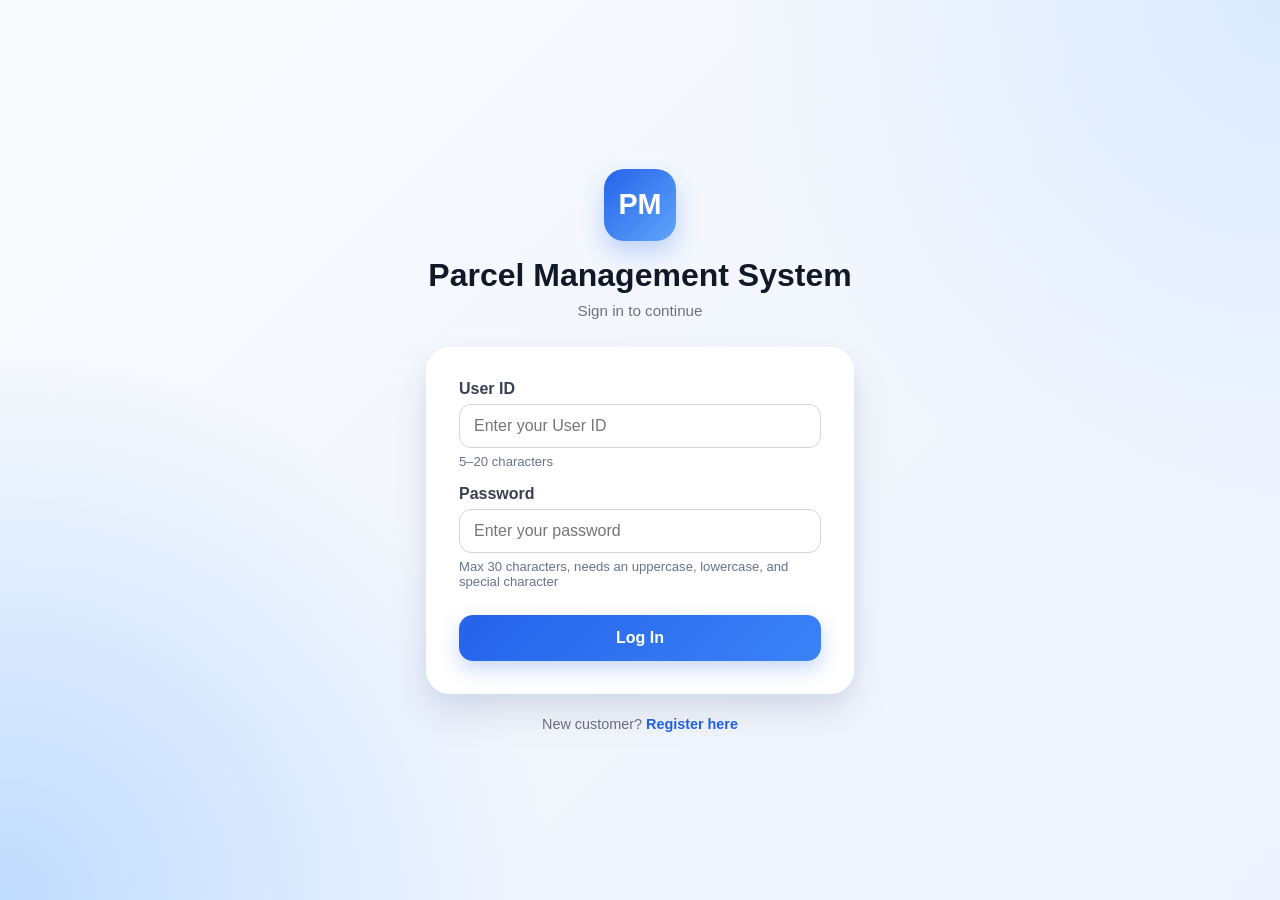
<file: pms-frontend/pms-frontend/modules/tracking/tracking-officer.html>
<!DOCTYPE html>
<html lang="en">
<head>
  <meta charset="UTF-8">
  <meta name="viewport" content="width=device-width, initial-scale=1.0">
  <title>Tracking — Parcel Management System</title>
  
  <!-- Include the centralized navbar CSS -->
  <link rel="stylesheet" href="../shared/navbar.css">
  <link rel="stylesheet" href="tracking-officer.css">
</head>
<body>

  <!-- Dynamic Navbar Placeholder -->
  <div id="navbar-placeholder"></div>

  <div class="container">

    <div class="card">
      <h2>Search Shipments</h2>
      <form id="tracking-form" novalidate>
        <div class="search-grid">
          <div class="form-group">
            <label for="customerId">Customer ID</label>
            <input type="text" id="customerId" placeholder="Customer ID">
          </div>
          <div class="form-group">
            <label for="bookingId">Booking ID</label>
            <input type="text" id="bookingId" placeholder="Booking ID">
          </div>
          <button type="submit" id="search-btn">Search</button>
        </div>
      </form>
    </div>

    <div class="card">
      <h2>All Shipped Packages</h2>
      <table>
        <thead>
          <tr>
            <th>Booking ID</th>
            <th>Customer ID</th>
            <th>Receiver</th>
            <th>Status</th>
            <th>Date</th>
          </tr>
        </thead>
        <tbody id="tracking-table-body"></tbody>
      </table>
      <p id="no-results">No bookings match your search.</p>
    </div>

  </div>

  <script src="../shared/pms-helpers.js"></script>
  <!-- Include the centralized navbar JS -->
  <script src="../shared/navbar.js"></script>
  <script src="tracking-officer.js"></script>
</body>
</html>
</file>
<file: pms-frontend/pms-frontend/modules/shared/navbar.css>
/* ===== Global Modern Navbar ===== */
nav#main-nav {
  background: linear-gradient(135deg, #2563eb, #3b82f6);
  display: flex;
  align-items: center;
  justify-content: space-between;
  flex-wrap: wrap;
  padding: 0 24px;
  min-height: 64px;
  box-shadow: 0 4px 20px rgba(37, 99, 235, 0.25);
  position: sticky;
  top: 0;
  z-index: 1000;
  font-family: 'Segoe UI', Arial, sans-serif;
}

.nav-brand {
  color: #fff;
  font-size: 1.2rem;
  font-weight: 700;
  letter-spacing: 0.5px;
}

.nav-links {
  display: flex;
  align-items: center;
  gap: 4px;
  flex-wrap: wrap;
  margin-right: auto;
  margin-left: 20px;
}

.nav-links a {
  color: #fff;
  text-decoration: none;
  padding: 12px 16px;
  border-radius: 10px;
  transition: all 0.25s ease;
}

.nav-links a:hover,
.nav-links a.active {
  background: rgba(255,255,255,0.18);
}

.nav-user {
  display: flex;
  align-items: center;
  gap: 12px;
}

#welcome-user {
  color: white;
  font-weight: 500;
  padding: 0;
}

#logout-btn {
  background: rgba(255,255,255,0.12);
  border: 1px solid rgba(255,255,255,0.25);
  border-radius: 10px;
  padding: 8px 16px;
  backdrop-filter: blur(10px);
  transition: all 0.25s ease;
  color: white;
  cursor: pointer;
}

#logout-btn:hover {
  background: rgba(255,255,255,0.22);
  transform: translateY(-2px);
}

@media (max-width: 768px) {
  nav#main-nav {
    padding: 12px 16px;
  }
  .nav-links {
    width: 100%;
    margin-top: 12px;
    margin-left: 0;
  }
  .nav-user {
    width: 100%;
    margin-top: 12px;
    justify-content: space-between;
  }
}
</file>
<file: pms-frontend/pms-frontend/modules/booking/booking.css>
/* ---- PMS Base Styles — paste verbatim at top of every module .css file ---- */
:root {
  --primary: #2563eb;
  --success: #16a34a;
  --error:   #dc2626;
  --text:    #1f2937;
  --bg:      #f9fafb;
  --sp:      16px;
}
*, *::before, *::after { box-sizing: border-box; margin: 0; padding: 0; }
body { font-family: 'Segoe UI', Arial, sans-serif; background: var(--bg); color: var(--text); }
nav#main-nav { background: var(--primary); display: flex; align-items: center; justify-content: space-between; padding: 0 var(--sp); }
nav#main-nav a { color: #fff; text-decoration: none; padding: 14px var(--sp); display: inline-block; }
nav#main-nav a:hover { background: rgba(0,0,0,0.2); }
#welcome-user { color: #fff; padding: 14px var(--sp); }
button { background: var(--primary); color: #fff; border: none; padding: 8px 20px; border-radius: 4px; cursor: pointer; font-size: 1rem; }
button:hover { opacity: 0.9; }
input, select, textarea { width: 100%; padding: 8px 10px; border: 1px solid #ccc; border-radius: 4px; font-size: 1rem; }
input.invalid, select.invalid { border-color: var(--error); }
.error-msg { color: var(--error); font-size: 0.82em; margin-top: 2px; display: block; }
.alert-success { color: var(--success); font-weight: bold; }
.alert-error   { color: var(--error);   font-weight: bold; }
.container { max-width: 900px; margin: 30px auto; padding: 0 var(--sp); }
.card { background: #fff; border-radius: 8px; box-shadow: 0 2px 8px rgba(0,0,0,0.1); padding: 24px; margin-bottom: 20px; }
label { display: block; margin-bottom: 4px; font-weight: 500; }
.form-group { margin-bottom: 16px; }
/* ---- end PMS Base Styles ---- */


/* ---- Enhanced booking.css ---- */

.section-title {
  font-size: 1.25rem;
  font-weight: 700;
  color: #111827;
  margin-bottom: 20px;
  position: relative;
  padding-bottom: 12px;
}

.section-title::after {
  content: "";
  position: absolute;
  left: 0;
  bottom: 0;
  width: 55px;
  height: 4px;
  border-radius: 999px;
  background: linear-gradient(90deg, var(--primary), #60a5fa);
}

/* Form Layout */
.form-grid {
  display: grid;
  grid-template-columns: repeat(auto-fit, minmax(240px, 1fr));
  gap: 20px;
}

/* Form Section Card */
.booking-section {
  background: #fff;
  border-radius: 18px;
  padding: 24px;
  box-shadow: 0 8px 24px rgba(15, 23, 42, 0.06);
  border: 1px solid rgba(0,0,0,0.04);
  margin-bottom: 20px;
}

/* Labels */
label {
  font-size: 0.92rem;
  font-weight: 600;
  color: #374151;
  margin-bottom: 6px;
}

/* Inputs */
input,
select,
textarea {
  padding: 12px 14px;
  border-radius: 12px;
  border: 1px solid #d1d5db;
  background: #fff;
  transition: all 0.25s ease;
}

input:focus,
select:focus,
textarea:focus {
  outline: none;
  border-color: var(--primary);
  box-shadow: 0 0 0 4px rgba(37, 99, 235, 0.12);
}

/* Readonly Fields */
input[readonly] {
  background: #f3f4f6;
  color: #6b7280;
  border-color: #e5e7eb;
  cursor: not-allowed;
}

/* Checkbox */
.checkbox-row {
  display: flex;
  align-items: center;
  gap: 10px;
  padding: 12px 14px;
  background: #f8fafc;
  border-radius: 12px;
  border: 1px solid #e5e7eb;
}

.checkbox-row input[type="checkbox"] {
  width: 18px;
  height: 18px;
  accent-color: var(--primary);
}

.checkbox-row label {
  margin: 0;
  font-weight: 500;
  color: #374151;
}

/* Cost Summary */
.cost-summary {
  margin-top: 24px;
  padding: 24px;
  border-radius: 18px;
  background: linear-gradient(135deg, #eff6ff, #dbeafe);
  border: 1px solid rgba(37,99,235,0.15);
  text-align: center;
}

.cost-summary .label {
  color: #4b5563;
  font-size: 0.95rem;
  margin-bottom: 10px;
}

/* Price */
#cost-display {
  font-size: 2rem;
  font-weight: 800;
  color: var(--success);
  letter-spacing: 0.5px;
}

/* Cost Note */
.cost-note {
  margin-top: 12px;
  font-size: 0.9rem;
  color: #6b7280;
  line-height: 1.5;
}

/* Error Message */
#form-error {
  display: none;
  margin-bottom: 18px;
  background: #fef2f2;
  border: 1px solid #fecaca;
  color: #dc2626;
  padding: 14px 16px;
  border-radius: 12px;
}

.error-msg {
  margin-top: 5px;
}

/* Booking Button */
button[type="submit"] {
  width: 100%;
  margin-top: 24px;
  padding: 14px;
  border-radius: 14px;
  font-size: 1rem;
  font-weight: 600;
  background: linear-gradient(135deg, #2563eb, #3b82f6);
  box-shadow: 0 8px 20px rgba(37,99,235,0.25);
  transition: all 0.3s ease;
}

button[type="submit"]:hover {
  transform: translateY(-3px);
  box-shadow: 0 14px 28px rgba(37,99,235,0.3);
}

/* Card Animation */
.booking-section,
.cost-summary {
  transition: transform 0.3s ease;
}

.booking-section:hover,
.cost-summary:hover {
  transform: translateY(-2px);
}

/* Mobile */
@media (max-width: 768px) {
  .form-grid {
    grid-template-columns: 1fr;
  }

  #cost-display {
    font-size: 1.7rem;
  }

  .booking-section,
  .cost-summary {
    padding: 18px;
  }
}

/* ===== Global Modern Navbar ===== */

nav#main-nav {
  background: linear-gradient(135deg, #2563eb, #3b82f6);
  display: flex;
  align-items: center;
  justify-content: space-between;
  flex-wrap: wrap;
  padding: 0 24px;
  min-height: 64px;
  box-shadow: 0 4px 20px rgba(37, 99, 235, 0.25);
  position: sticky;
  top: 0;
  z-index: 1000;
}

.nav-brand {
  color: #fff;
  font-size: 1.2rem;
  font-weight: 700;
  letter-spacing: 0.5px;
}

.nav-links {
  display: flex;
  align-items: center;
  gap: 4px;
  flex-wrap: wrap;
}

.nav-links a {
  color: #fff;
  text-decoration: none;
  padding: 12px 16px;
  border-radius: 10px;
  transition: all 0.25s ease;
}

.nav-links a:hover,
.nav-links a.active {
  background: rgba(255,255,255,0.18);
}

.nav-user {
  display: flex;
  align-items: center;
  gap: 12px;
}

#welcome-user {
  color: white;
  font-weight: 500;
  padding: 0;
}

#logout-btn {
  background: rgba(255,255,255,0.12);
  border: 1px solid rgba(255,255,255,0.25);
  border-radius: 10px;
  padding: 8px 16px;
  backdrop-filter: blur(10px);
  transition: all 0.25s ease;
}

#logout-btn:hover {
  background: rgba(255,255,255,0.22);
  transform: translateY(-2px);
}

@media (max-width: 768px) {

  nav#main-nav {
    padding: 12px 16px;
  }

  .nav-links {
    width: 100%;
    margin-top: 12px;
  }

  .nav-user {
    width: 100%;
    margin-top: 12px;
    justify-content: space-between;
  }
}
</file>
<file: pms-frontend/pms-frontend/modules/delivery/delivery-update.css>
/* ---- PMS Base Styles — paste verbatim at top of every module .css file ---- */
:root {
  --primary: #2563eb;
  --success: #16a34a;
  --error:   #dc2626;
  --text:    #1f2937;
  --bg:      #f9fafb;
  --sp:      16px;
}
*, *::before, *::after { box-sizing: border-box; margin: 0; padding: 0; }
body { font-family: 'Segoe UI', Arial, sans-serif; background: var(--bg); color: var(--text); }
nav#main-nav { background: var(--primary); display: flex; align-items: center; justify-content: space-between; padding: 0 var(--sp); }
nav#main-nav a { color: #fff; text-decoration: none; padding: 14px var(--sp); display: inline-block; }
nav#main-nav a:hover { background: rgba(0,0,0,0.2); }
#welcome-user { color: #fff; padding: 14px var(--sp); }
button { background: var(--primary); color: #fff; border: none; padding: 8px 20px; border-radius: 4px; cursor: pointer; font-size: 1rem; }
button:hover { opacity: 0.9; }
input, select, textarea { width: 100%; padding: 8px 10px; border: 1px solid #ccc; border-radius: 4px; font-size: 1rem; }
input.invalid, select.invalid { border-color: var(--error); }
.error-msg { color: var(--error); font-size: 0.82em; margin-top: 2px; display: block; }
.alert-success { color: var(--success); font-weight: bold; }
.alert-error   { color: var(--error);   font-weight: bold; }
.container { max-width: 900px; margin: 30px auto; padding: 0 var(--sp); }
.card { background: #fff; border-radius: 8px; box-shadow: 0 2px 8px rgba(0,0,0,0.1); padding: 24px; margin-bottom: 20px; }
label { display: block; margin-bottom: 4px; font-weight: 500; }
.form-group { margin-bottom: 16px; }
/* ---- end PMS Base Styles ---- */


/* ---- Enhanced delivery-update.css ---- */

/* Search Section */
.search-row {
  display: flex;
  gap: 14px;
  align-items: flex-end;
  padding: 18px;
  background: #fff;
  border-radius: 18px;
  box-shadow: 0 8px 24px rgba(15, 23, 42, 0.06);
  margin-bottom: 24px;
}

.search-row .form-group {
  flex: 1;
  margin-bottom: 0;
}

.search-row button {
  white-space: nowrap;
  min-width: 140px;
  border-radius: 12px;
  font-weight: 600;
  transition: all 0.25s ease;
}

.search-row button:hover {
  transform: translateY(-2px);
}

/* Booking Details Card */
#booking-details,
#delivery-update-card {
  display: none;
  animation: fadeIn 0.35s ease;
}

.detail-card {
  background: #fff;
  border-radius: 20px;
  padding: 24px;
  border: 1px solid rgba(0,0,0,0.04);
  box-shadow: 0 10px 30px rgba(15,23,42,0.06);
}

/* Details Grid */
.detail-grid {
  display: grid;
  grid-template-columns: repeat(auto-fit, minmax(220px, 1fr));
  gap: 20px;
  margin-bottom: 24px;
}

/* Individual Fields */
.detail-field {
  padding: 16px;
  border-radius: 14px;
  background: #f8fafc;
  border: 1px solid #e5e7eb;
  transition: all 0.25s ease;
}

.detail-field:hover {
  background: #f1f5f9;
  transform: translateY(-2px);
}

.detail-field label {
  display: block;
  font-size: 0.75rem;
  font-weight: 700;
  color: #64748b;
  text-transform: uppercase;
  letter-spacing: 0.08em;
  margin-bottom: 8px;
}

.detail-field .value {
  font-size: 1.05rem;
  font-weight: 600;
  color: #111827;
}

/* Status Badge Base */
.status-badge {
  display: inline-flex;
  align-items: center;
  gap: 6px;
  padding: 8px 16px;
  border-radius: 999px;
  font-weight: 600;
  font-size: 0.9rem;
  color: #fff;
  box-shadow: 0 4px 12px rgba(0,0,0,0.10);
}

/* Status Variants */
.status-picked-up {
  background: linear-gradient(135deg, #f59e0b, #fbbf24);
}

.status-in-transit {
  background: linear-gradient(135deg, #2563eb, #3b82f6);
}

.status-delivered {
  background: linear-gradient(135deg, #16a34a, #22c55e);
}

.status-returned {
  background: linear-gradient(135deg, #dc2626, #ef4444);
}

/* Update Form Area */
#delivery-update-card {
  margin-top: 24px;
}

#delivery-update-card .card {
  border-radius: 20px;
  padding: 24px;
  box-shadow: 0 10px 30px rgba(15,23,42,0.07);
}

/* Dropdown Styling */
select {
  border-radius: 12px;
}

select:focus {
  box-shadow: 0 0 0 4px rgba(37,99,235,0.12);
}

/* Search Not Found */
#search-not-found {
  display: none;
  padding: 16px;
  border-radius: 14px;
  background: #fef2f2;
  border: 1px solid #fecaca;
  color: #dc2626;
  font-weight: 500;
  margin-top: 16px;
}

/* Success Notification */
#update-success {
  display: none;
  padding: 16px;
  border-radius: 14px;
  background: #ecfdf5;
  border: 1px solid #bbf7d0;
  color: #15803d;
  font-weight: 600;
  margin-bottom: 18px;
  animation: fadeIn 0.35s ease;
}

/* Timeline Look (Optional) */
.status-history {
  margin-top: 20px;
  border-left: 3px solid #dbeafe;
  padding-left: 20px;
}

.status-history-item {
  position: relative;
  margin-bottom: 20px;
}

.status-history-item::before {
  content: "";
  position: absolute;
  left: -27px;
  top: 4px;
  width: 12px;
  height: 12px;
  background: var(--primary);
  border-radius: 50%;
}

.status-history-item .time {
  font-size: 0.85rem;
  color: #64748b;
}

.status-history-item .event {
  font-weight: 600;
  color: #111827;
}

/* Fade Animation */
@keyframes fadeIn {
  from {
    opacity: 0;
    transform: translateY(8px);
  }
  to {
    opacity: 1;
    transform: translateY(0);
  }
}

/* Mobile */
@media (max-width: 768px) {

  .search-row {
    flex-direction: column;
    align-items: stretch;
  }

  .search-row button {
    width: 100%;
  }

  .detail-grid {
    grid-template-columns: 1fr;
  }

  .detail-card,
  #delivery-update-card .card {
    padding: 18px;
  }
}

/* ===== Global Modern Navbar ===== */

nav#main-nav {
  background: linear-gradient(135deg, #2563eb, #3b82f6);
  display: flex;
  align-items: center;
  justify-content: space-between;
  flex-wrap: wrap;
  padding: 0 24px;
  min-height: 64px;
  box-shadow: 0 4px 20px rgba(37, 99, 235, 0.25);
  position: sticky;
  top: 0;
  z-index: 1000;
}

.nav-brand {
  color: #fff;
  font-size: 1.2rem;
  font-weight: 700;
  letter-spacing: 0.5px;
}

.nav-links {
  display: flex;
  align-items: center;
  gap: 4px;
  flex-wrap: wrap;
}

.nav-links a {
  color: #fff;
  text-decoration: none;
  padding: 12px 16px;
  border-radius: 10px;
  transition: all 0.25s ease;
}

.nav-links a:hover,
.nav-links a.active {
  background: rgba(255,255,255,0.18);
}

.nav-user {
  display: flex;
  align-items: center;
  gap: 12px;
}

#welcome-user {
  color: white;
  font-weight: 500;
  padding: 0;
}

#logout-btn {
  background: rgba(255,255,255,0.12);
  border: 1px solid rgba(255,255,255,0.25);
  border-radius: 10px;
  padding: 8px 16px;
  backdrop-filter: blur(10px);
  transition: all 0.25s ease;
}

#logout-btn:hover {
  background: rgba(255,255,255,0.22);
  transform: translateY(-2px);
}

@media (max-width: 768px) {

  nav#main-nav {
    padding: 12px 16px;
  }

  .nav-links {
    width: 100%;
    margin-top: 12px;
  }

  .nav-user {
    width: 100%;
    margin-top: 12px;
    justify-content: space-between;
  }
}
</file>
<file: pms-frontend/pms-frontend/modules/history/history-customer.css>
/* ---- PMS Base Styles — paste verbatim at top of every module .css file ---- */
:root {
  --primary: #2563eb;
  --success: #16a34a;
  --error:   #dc2626;
  --text:    #1f2937;
  --bg:      #f9fafb;
  --sp:      16px;
}
*, *::before, *::after { box-sizing: border-box; margin: 0; padding: 0; }
body { font-family: 'Segoe UI', Arial, sans-serif; background: var(--bg); color: var(--text); }
nav#main-nav { background: var(--primary); display: flex; align-items: center; justify-content: space-between; padding: 0 var(--sp); }
nav#main-nav a { color: #fff; text-decoration: none; padding: 14px var(--sp); display: inline-block; }
nav#main-nav a:hover { background: rgba(0,0,0,0.2); }
#welcome-user { color: #fff; padding: 14px var(--sp); }
button { background: var(--primary); color: #fff; border: none; padding: 8px 20px; border-radius: 4px; cursor: pointer; font-size: 1rem; }
button:hover { opacity: 0.9; }
input, select, textarea { width: 100%; padding: 8px 10px; border: 1px solid #ccc; border-radius: 4px; font-size: 1rem; }
input.invalid, select.invalid { border-color: var(--error); }
.error-msg { color: var(--error); font-size: 0.82em; margin-top: 2px; display: block; }
.alert-success { color: var(--success); font-weight: bold; }
.alert-error   { color: var(--error);   font-weight: bold; }
.container { max-width: 900px; margin: 30px auto; padding: 0 var(--sp); }
.card { background: #fff; border-radius: 8px; box-shadow: 0 2px 8px rgba(0,0,0,0.1); padding: 24px; margin-bottom: 20px; }
label { display: block; margin-bottom: 4px; font-weight: 500; }
.form-group { margin-bottom: 16px; }
/* ---- end PMS Base Styles ---- */


/* ---- Enhanced history-customer.css ---- */

.container {
  max-width: 1200px;
}

/* Table Wrapper */
.table-wrapper {
  background: #fff;
  border-radius: 20px;
  overflow: hidden;
  box-shadow: 0 10px 30px rgba(15, 23, 42, 0.06);
  border: 1px solid rgba(0,0,0,0.04);
}

/* Table */
table {
  width: 100%;
  border-collapse: collapse;
}

/* Header */
th {
  position: sticky;
  top: 0;
  background: #f8fafc;
  color: #64748b;
  text-transform: uppercase;
  font-size: 0.72rem;
  letter-spacing: 0.08em;
  font-weight: 700;
  padding: 16px;
  border-bottom: 2px solid #e5e7eb;
}

/* Data Cells */
td {
  padding: 16px;
  border-bottom: 1px solid #edf2f7;
  font-size: 0.92rem;
  color: #374151;
  vertical-align: middle;
}

/* Status Badges */
.status-badge {
  display: inline-flex;
  align-items: center;
  justify-content: center;
  padding: 6px 14px;
  border-radius: 999px;
  font-weight: 600;
  font-size: 0.8rem;
  color: white;
  min-width: 110px;
  box-shadow: 0 4px 10px rgba(0,0,0,0.08);
}

/* Status Colors */
.status-picked-up {
  background: linear-gradient(135deg, #f59e0b, #fbbf24);
}

.status-in-transit {
  background: linear-gradient(135deg, #2563eb, #60a5fa);
}

.status-delivered {
  background: linear-gradient(135deg, #16a34a, #22c55e);
}

.status-returned {
  background: linear-gradient(135deg, #dc2626, #ef4444);
}

/* Booking ID */
.booking-id {
  font-weight: 700;
  color: var(--primary);
}

/* Customer Name */
.customer-name {
  font-weight: 600;
  color: #111827;
}

/* Pagination */
.pagination {
  display: flex;
  justify-content: space-between;
  align-items: center;
  margin-top: 24px;
  padding: 18px;
  background: #fff;
  border-radius: 16px;
  box-shadow: 0 6px 20px rgba(15,23,42,0.05);
}

/* Page Buttons */
.pagination button {
  background: white;
  color: var(--primary);
  border: 1px solid #dbeafe;
  border-radius: 12px;
  padding: 10px 18px;
  font-weight: 600;
  transition: all 0.25s ease;
}

.pagination button:hover:not(:disabled) {
  background: var(--primary);
  color: white;
  transform: translateY(-2px);
}

.pagination button:disabled {
  opacity: 0.4;
  cursor: not-allowed;
  transform: none;
}

/* Page Info */
#page-info {
  font-size: 0.95rem;
  font-weight: 500;
  color: #64748b;
}

/* Empty State */
#no-bookings {
  display: none;
  text-align: center;
  padding: 60px 20px;
  color: #64748b;
  background: white;
  border-radius: 20px;
  box-shadow: 0 10px 30px rgba(15,23,42,0.05);
}

#no-bookings h3 {
  color: #111827;
  margin-bottom: 10px;
  font-size: 1.3rem;
}

#no-bookings p {
  font-size: 0.95rem;
  line-height: 1.6;
}

/* Card Heading */
.history-header {
  margin-bottom: 24px;
}

.history-header h1 {
  font-size: 2rem;
  font-weight: 700;
  color: #111827;
}

.history-header p {
  margin-top: 8px;
  color: #6b7280;
}

/* Smooth Fade */
.table-wrapper,
.pagination,
#no-bookings {
  animation: fadeUp 0.4s ease;
}

@keyframes fadeUp {
  from {
    opacity: 0;
    transform: translateY(12px);
  }
  to {
    opacity: 1;
    transform: translateY(0);
  }
}

/* Row Hover (customer) */
tbody tr {
  transition: all 0.2s ease;
}

tbody tr:hover {
  background: #f8fbff;
  transform: scale(1.002);
}

/* Zebra Pattern */
tbody tr:nth-child(even) {
  background: rgba(248, 250, 252, 0.5);
}

/* Responsive */
@media (max-width: 768px) {

  .table-wrapper {
    overflow-x: auto;
  }

  table {
    min-width: 850px;
  }

  .pagination {
    flex-direction: column;
    gap: 12px;
  }

  .history-header h1 {
    font-size: 1.6rem;
  }
}

/* ===== Global Modern Navbar ===== */

nav#main-nav {
  background: linear-gradient(135deg, #2563eb, #3b82f6);
  display: flex;
  align-items: center;
  justify-content: space-between;
  flex-wrap: wrap;
  padding: 0 24px;
  min-height: 64px;
  box-shadow: 0 4px 20px rgba(37, 99, 235, 0.25);
  position: sticky;
  top: 0;
  z-index: 1000;
}

.nav-brand {
  color: #fff;
  font-size: 1.2rem;
  font-weight: 700;
  letter-spacing: 0.5px;
}

.nav-links {
  display: flex;
  align-items: center;
  gap: 4px;
  flex-wrap: wrap;
}

.nav-links a {
  color: #fff;
  text-decoration: none;
  padding: 12px 16px;
  border-radius: 10px;
  transition: all 0.25s ease;
}

.nav-links a:hover,
.nav-links a.active {
  background: rgba(255,255,255,0.18);
}

.nav-user {
  display: flex;
  align-items: center;
  gap: 12px;
}

#welcome-user {
  color: white;
  font-weight: 500;
  padding: 0;
}

#logout-btn {
  background: rgba(255,255,255,0.12);
  border: 1px solid rgba(255,255,255,0.25);
  border-radius: 10px;
  padding: 8px 16px;
  backdrop-filter: blur(10px);
  transition: all 0.25s ease;
}

#logout-btn:hover {
  background: rgba(255,255,255,0.22);
  transform: translateY(-2px);
}

@media (max-width: 768px) {

  nav#main-nav {
    padding: 12px 16px;
  }

  .nav-links {
    width: 100%;
    margin-top: 12px;
  }

  .nav-user {
    width: 100%;
    margin-top: 12px;
    justify-content: space-between;
  }
}
</file>
<file: pms-frontend/pms-frontend/modules/history/history-officer.css>
/* ---- PMS Base Styles — paste verbatim at top of every module .css file ---- */
:root {
  --primary: #2563eb;
  --success: #16a34a;
  --error:   #dc2626;
  --text:    #1f2937;
  --bg:      #f9fafb;
  --sp:      16px;
}
*, *::before, *::after { box-sizing: border-box; margin: 0; padding: 0; }
body { font-family: 'Segoe UI', Arial, sans-serif; background: var(--bg); color: var(--text); }
nav#main-nav { background: var(--primary); display: flex; align-items: center; justify-content: space-between; padding: 0 var(--sp); }
nav#main-nav a { color: #fff; text-decoration: none; padding: 14px var(--sp); display: inline-block; }
nav#main-nav a:hover { background: rgba(0,0,0,0.2); }
#welcome-user { color: #fff; padding: 14px var(--sp); }
button { background: var(--primary); color: #fff; border: none; padding: 8px 20px; border-radius: 4px; cursor: pointer; font-size: 1rem; }
button:hover { opacity: 0.9; }
input, select, textarea { width: 100%; padding: 8px 10px; border: 1px solid #ccc; border-radius: 4px; font-size: 1rem; }
input.invalid, select.invalid { border-color: var(--error); }
.error-msg { color: var(--error); font-size: 0.82em; margin-top: 2px; display: block; }
.alert-success { color: var(--success); font-weight: bold; }
.alert-error   { color: var(--error);   font-weight: bold; }
.container { max-width: 900px; margin: 30px auto; padding: 0 var(--sp); }
.card { background: #fff; border-radius: 8px; box-shadow: 0 2px 8px rgba(0,0,0,0.1); padding: 24px; margin-bottom: 20px; }
label { display: block; margin-bottom: 4px; font-weight: 500; }
.form-group { margin-bottom: 16px; }
/* ---- end PMS Base Styles ---- */


/* ---- Enhanced history-officer.css ---- */

.container {
  max-width: 1300px;
}

/* Header */
.page-header {
  margin-bottom: 24px;
}

.page-header h1 {
  font-size: 2rem;
  font-weight: 700;
  color: #111827;
}

.page-header p {
  margin-top: 8px;
  color: #6b7280;
}

/* Filter Section */
.filter-grid {
  display: grid;
  grid-template-columns: repeat(auto-fit, minmax(220px, 1fr)) auto;
  gap: 16px;
  align-items: end;
  margin-bottom: 24px;
  padding: 24px;
  background: #fff;
  border-radius: 20px;
  box-shadow: 0 10px 30px rgba(15, 23, 42, 0.06);
  border: 1px solid rgba(0,0,0,0.04);
}

.filter-grid .form-group {
  margin-bottom: 0;
}

.filter-grid button {
  height: 46px;
  padding: 0 24px;
  border-radius: 12px;
  font-weight: 600;
  transition: all 0.25s ease;
}

.filter-grid button:hover {
  transform: translateY(-2px);
}

/* Inputs */
.filter-grid input,
.filter-grid select {
  border-radius: 12px;
  padding: 12px 14px;
  transition: all 0.25s ease;
}

.filter-grid input:focus,
.filter-grid select:focus {
  outline: none;
  border-color: var(--primary);
  box-shadow: 0 0 0 4px rgba(37, 99, 235, 0.12);
}

/* Table Container */
.table-wrapper {
  background: #fff;
  border-radius: 20px;
  overflow: hidden;
  box-shadow: 0 10px 30px rgba(15, 23, 42, 0.06);
  border: 1px solid rgba(0,0,0,0.04);
}

/* Table */
table {
  width: 100%;
  border-collapse: collapse;
}

/* Sticky Header */
th {
  position: sticky;
  top: 0;
  z-index: 1;
  background: #f8fafc;
  color: #64748b;
  text-transform: uppercase;
  font-size: 0.72rem;
  letter-spacing: 0.08em;
  font-weight: 700;
  padding: 16px;
  border-bottom: 2px solid #e5e7eb;
}

td {
  padding: 16px;
  border-bottom: 1px solid #edf2f7;
  font-size: 0.92rem;
  color: #374151;
  vertical-align: middle;
}

/* Table Hover */
tbody tr {
  transition: all 0.2s ease;
}

tbody tr:hover {
  background: #f8fbff;
}

tbody tr:nth-child(even) {
  background: rgba(248,250,252,0.4);
}

/* Important Values */
.booking-id,
.reference-id {
  font-weight: 700;
  color: var(--primary);
}

.customer-name {
  font-weight: 600;
  color: #111827;
}

/* Status Badges */
.status-badge {
  display: inline-flex;
  align-items: center;
  justify-content: center;
  min-width: 115px;
  padding: 7px 14px;
  border-radius: 999px;
  color: #fff;
  font-size: 0.8rem;
  font-weight: 600;
  box-shadow: 0 4px 10px rgba(0,0,0,0.08);
}

.status-picked-up {
  background: linear-gradient(135deg, #f59e0b, #fbbf24);
}

.status-in-transit {
  background: linear-gradient(135deg, #2563eb, #60a5fa);
}

.status-delivered {
  background: linear-gradient(135deg, #16a34a, #22c55e);
}

.status-returned {
  background: linear-gradient(135deg, #dc2626, #ef4444);
}

/* Pagination */
.pagination {
  display: flex;
  justify-content: space-between;
  align-items: center;
  margin-top: 24px;
  background: #fff;
  padding: 18px;
  border-radius: 16px;
  box-shadow: 0 6px 20px rgba(15,23,42,0.05);
}

.pagination button {
  background: #fff;
  color: var(--primary);
  border: 1px solid #dbeafe;
  border-radius: 12px;
  padding: 10px 18px;
  font-weight: 600;
  transition: all 0.25s ease;
}

.pagination button:hover:not(:disabled) {
  background: var(--primary);
  color: #fff;
}

.pagination button:disabled {
  opacity: 0.4;
  cursor: not-allowed;
}

#page-info {
  font-size: 0.95rem;
  color: #64748b;
  font-weight: 500;
}

/* Empty State */
#no-bookings {
  display: none;
  text-align: center;
  padding: 60px 20px;
  background: #fff;
  border-radius: 20px;
  color: #6b7280;
  box-shadow: 0 10px 30px rgba(15,23,42,0.05);
}

#no-bookings h3 {
  color: #111827;
  margin-bottom: 10px;
}

#no-bookings p {
  line-height: 1.6;
}

/* Fade Animation */
.filter-grid,
.table-wrapper,
.pagination {
  animation: fadeUp 0.4s ease;
}

@keyframes fadeUp {
  from {
    opacity: 0;
    transform: translateY(12px);
  }
  to {
    opacity: 1;
    transform: translateY(0);
  }
}

/* Mobile */
@media (max-width: 768px) {

  .filter-grid {
    grid-template-columns: 1fr;
  }

  .table-wrapper {
    overflow-x: auto;
  }

  table {
    min-width: 1000px;
  }

  .pagination {
    flex-direction: column;
    gap: 12px;
  }

  .page-header h1 {
    font-size: 1.6rem;
  }
}

/* ===== Global Modern Navbar ===== */

nav#main-nav {
  background: linear-gradient(135deg, #2563eb, #3b82f6);
  display: flex;
  align-items: center;
  justify-content: space-between;
  flex-wrap: wrap;
  padding: 0 24px;
  min-height: 64px;
  box-shadow: 0 4px 20px rgba(37, 99, 235, 0.25);
  position: sticky;
  top: 0;
  z-index: 1000;
}

.nav-brand {
  color: #fff;
  font-size: 1.2rem;
  font-weight: 700;
  letter-spacing: 0.5px;
}

.nav-links {
  display: flex;
  align-items: center;
  gap: 4px;
  flex-wrap: wrap;
}

.nav-links a {
  color: #fff;
  text-decoration: none;
  padding: 12px 16px;
  border-radius: 10px;
  transition: all 0.25s ease;
}

.nav-links a:hover,
.nav-links a.active {
  background: rgba(255,255,255,0.18);
}

.nav-user {
  display: flex;
  align-items: center;
  gap: 12px;
}

#welcome-user {
  color: white;
  font-weight: 500;
  padding: 0;
}

#logout-btn {
  background: rgba(255,255,255,0.12);
  border: 1px solid rgba(255,255,255,0.25);
  border-radius: 10px;
  padding: 8px 16px;
  backdrop-filter: blur(10px);
  transition: all 0.25s ease;
}

#logout-btn:hover {
  background: rgba(255,255,255,0.22);
  transform: translateY(-2px);
}

@media (max-width: 768px) {

  nav#main-nav {
    padding: 12px 16px;
  }

  .nav-links {
    width: 100%;
    margin-top: 12px;
  }

  .nav-user {
    width: 100%;
    margin-top: 12px;
    justify-content: space-between;
  }
}
</file>
<file: pms-frontend/pms-frontend/modules/home/customer-home.css>
/* ---- PMS Base Styles — paste verbatim at top of every module .css file ---- */
:root {
  --primary: #2563eb;
  --success: #16a34a;
  --error:   #dc2626;
  --text:    #1f2937;
  --bg:      #f9fafb;
  --sp:      16px;
}
*, *::before, *::after { box-sizing: border-box; margin: 0; padding: 0; }
body { font-family: 'Segoe UI', Arial, sans-serif; background: var(--bg); color: var(--text); }
button { background: var(--primary); color: #fff; border: none; padding: 8px 20px; border-radius: 4px; cursor: pointer; font-size: 1rem; }
button:hover { opacity: 0.9; }
input, select, textarea { width: 100%; padding: 8px 10px; border: 1px solid #ccc; border-radius: 4px; font-size: 1rem; }
input.invalid, select.invalid { border-color: var(--error); }
.error-msg { color: var(--error); font-size: 0.82em; margin-top: 2px; display: block; }
.alert-success { color: var(--success); font-weight: bold; }
.alert-error   { color: var(--error);   font-weight: bold; }
.container { max-width: 900px; margin: 30px auto; padding: 0 var(--sp); }
.card { background: #fff; border-radius: 8px; box-shadow: 0 2px 8px rgba(0,0,0,0.1); padding: 24px; margin-bottom: 20px; }
label { display: block; margin-bottom: 4px; font-weight: 500; }
.form-group { margin-bottom: 16px; }
/* ---- end PMS Base Styles ---- */

/* ---- officer-home.html page-specific styles ---- */
/* ---- Enhanced officer-home.css ---- */

/* Page Background */
body {
  background: linear-gradient(135deg, #f8fafc, #eef4ff);
  min-height: 100vh;
}

/* ===== Navbar (single consolidated block — was previously split into two conflicting blocks) ===== */
nav#main-nav {
  background: linear-gradient(135deg, #2563eb, #3b82f6);
  display: flex;
  align-items: center;
  justify-content: space-between;
  flex-wrap: wrap;
  padding: 0 24px;
  min-height: 64px;
  box-shadow: 0 4px 20px rgba(37, 99, 235, 0.25);
  position: sticky;
  top: 0;
  z-index: 1000;
}

.nav-brand {
  color: #fff;
  font-size: 1.2rem;
  font-weight: 700;
  letter-spacing: 0.5px;
}

.nav-links {
  display: flex;
  align-items: center;
  gap: 4px;
  flex-wrap: wrap;
  margin-right: auto;
}

.nav-links a {
  color: #fff;
  text-decoration: none;
  padding: 14px 16px;
  border-radius: 10px;
  display: inline-block;
  transition: all 0.25s ease;
}

.nav-links a:hover,
.nav-links a.active {
  background: rgba(255,255,255,0.18);
}

.nav-user {
  display: flex;
  align-items: center;
  gap: 14px;
}

#welcome-user {
  color: #fff;
  font-weight: 500;
  padding: 0;
}

#logout-btn {
  background: rgba(255,255,255,0.12);
  backdrop-filter: blur(10px);
  border: 1px solid rgba(255,255,255,0.3);
  border-radius: 10px;
  padding: 8px 18px;
  transition: all 0.25s ease;
}

#logout-btn:hover {
  background: rgba(255,255,255,0.25);
  transform: translateY(-2px);
}
/* ===== end Navbar ===== */

/* Welcome Card */
.welcome-card {
  background: linear-gradient(135deg, #ffffff, #f8fbff);
  border-radius: 20px;
  border: 1px solid rgba(37,99,235,0.08);
  box-shadow:
    0 12px 30px rgba(15,23,42,0.08),
    0 4px 12px rgba(37,99,235,0.05);
}

.welcome-card h1 {
  font-size: 2rem;
  font-weight: 700;
  color: #111827;
  margin-bottom: 10px;
}

.welcome-card p {
  color: #6b7280;
  line-height: 1.6;
}

/* Role Badge */
.welcome-card .role-badge {
  display: inline-flex;
  align-items: center;
  padding: 6px 14px;
  margin-top: 12px;
  border-radius: 999px;
  background: linear-gradient(135deg, #dbeafe, #eff6ff);
  color: var(--primary);
  font-size: 0.8rem;
  font-weight: 700;
  box-shadow: 0 4px 10px rgba(37,99,235,0.12);
}

/* Dashboard Stats */
.stats-grid {
  display: grid;
  grid-template-columns: repeat(auto-fit, minmax(220px, 1fr));
  gap: 18px;
  margin-top: 24px;
}

.stat-card {
  background: white;
  padding: 20px;
  border-radius: 18px;
  box-shadow: 0 8px 24px rgba(15,23,42,0.06);
  border: 1px solid rgba(0,0,0,0.05);
  transition: all 0.3s ease;
}

.stat-card:hover {
  transform: translateY(-6px);
}

.stat-card .label {
  color: #6b7280;
  font-size: 0.9rem;
}

.stat-card .value {
  font-size: 2rem;
  font-weight: 700;
  color: #111827;
  margin-top: 8px;
}

/* Section Title */
.section-title {
  margin: 36px 0 18px;
  font-size: 1.35rem;
  font-weight: 700;
  color: #111827;
  position: relative;
}

.section-title::after {
  content: "";
  display: block;
  width: 55px;
  height: 4px;
  margin-top: 8px;
  border-radius: 999px;
  background: linear-gradient(90deg, #2563eb, #60a5fa);
}

/* Action Grid */
.action-grid {
  display: grid;
  grid-template-columns: repeat(auto-fit, minmax(260px, 1fr));
  gap: 22px;
}

/* Action Cards */
.action-card {
  position: relative;
  overflow: hidden;
  background: rgba(255,255,255,0.95);
  backdrop-filter: blur(12px);
  border-radius: 20px;
  padding: 24px;
  text-decoration: none;
  color: var(--text);
  border: 1px solid rgba(0,0,0,0.05);
  box-shadow: 0 10px 24px rgba(15,23,42,0.08);
  transition: all 0.3s ease;
}

.action-card::before {
  content: "";
  position: absolute;
  top: 0;
  left: -100%;
  width: 100%;
  height: 4px;
  background: linear-gradient(90deg, #2563eb, #60a5fa);
  transition: left 0.35s ease;
  z-index: 2;
}

.action-card:hover::before {
  left: 0;
}

.action-card:hover {
  transform: translateY(-8px);
  box-shadow:
    0 20px 40px rgba(37,99,235,0.12),
    0 8px 20px rgba(0,0,0,0.08);
}

/* Action Image (full-bleed illustrated SVG, first in the card) */
.action-card .action-image {
  width: calc(100% + 48px);
  margin: -24px -24px 16px -24px;
  height: 140px;
  overflow: hidden;
  display: block;
  line-height: 0;
}

.action-card .action-image svg {
  width: 100%;
  height: 100%;
  display: block;
}

.action-card:hover .action-image svg {
  transform: scale(1.04);
  transition: transform 0.4s ease;
}

/* Card Content */
.action-card h3 {
  font-size: 1.15rem;
  font-weight: 600;
  color: #111827;
  margin-bottom: 8px;
}

.action-card p {
  color: #6b7280;
  line-height: 1.6;
  font-size: 0.95rem;
}

/* General Card Styling */
.card {
  border-radius: 20px;
  border: 1px solid rgba(0,0,0,0.04);
  box-shadow: 0 10px 30px rgba(15,23,42,0.08);
}

/* Animation */
.welcome-card,
.action-card {
  animation: fadeUp 0.4s ease;
}

@keyframes fadeUp {
  from {
    opacity: 0;
    transform: translateY(12px);
  }
  to {
    opacity: 1;
    transform: translateY(0);
  }
}

/* Mobile */
@media (max-width: 768px) {

  .welcome-card h1 {
    font-size: 1.6rem;
  }

  .action-grid,
  .stats-grid {
    grid-template-columns: 1fr;
  }

  nav#main-nav {
    padding: 12px 16px;
  }

  .nav-links {
    width: 100%;
    margin-top: 12px;
  }

  .nav-user {
    width: 100%;
    margin-top: 12px;
    justify-content: space-between;
  }
}
</file>
<file: pms-frontend/pms-frontend/modules/home/officer-home.css>
/* ---- PMS Base Styles — paste verbatim at top of every module .css file ---- */
:root {
  --primary: #2563eb;
  --success: #16a34a;
  --error:   #dc2626;
  --text:    #1f2937;
  --bg:      #f9fafb;
  --sp:      16px;
}
*, *::before, *::after { box-sizing: border-box; margin: 0; padding: 0; }
body { font-family: 'Segoe UI', Arial, sans-serif; background: var(--bg); color: var(--text); }
nav#main-nav { background: var(--primary); display: flex; align-items: center; justify-content: space-between; padding: 0 var(--sp); }
nav#main-nav a { color: #fff; text-decoration: none; padding: 14px var(--sp); display: inline-block; }
nav#main-nav a:hover { background: rgba(0,0,0,0.2); }
#welcome-user { color: #fff; padding: 14px var(--sp); }
button { background: var(--primary); color: #fff; border: none; padding: 8px 20px; border-radius: 4px; cursor: pointer; font-size: 1rem; }
button:hover { opacity: 0.9; }
input, select, textarea { width: 100%; padding: 8px 10px; border: 1px solid #ccc; border-radius: 4px; font-size: 1rem; }
input.invalid, select.invalid { border-color: var(--error); }
.error-msg { color: var(--error); font-size: 0.82em; margin-top: 2px; display: block; }
.alert-success { color: var(--success); font-weight: bold; }
.alert-error   { color: var(--error);   font-weight: bold; }
.container { max-width: 900px; margin: 30px auto; padding: 0 var(--sp); }
.card { background: #fff; border-radius: 8px; box-shadow: 0 2px 8px rgba(0,0,0,0.1); padding: 24px; margin-bottom: 20px; }
label { display: block; margin-bottom: 4px; font-weight: 500; }
.form-group { margin-bottom: 16px; }
/* ---- end PMS Base Styles ---- */


/* ---- officer-home.html page-specific styles ---- */
/* ---- Enhanced officer-home.css ---- */

/* Page Background */
body {
  background: linear-gradient(135deg, #f8fafc, #eef4ff);
  min-height: 100vh;
}

/* Navigation */
nav#main-nav {
  flex-wrap: wrap;
  background: linear-gradient(135deg, #2563eb, #3b82f6);
  box-shadow: 0 4px 20px rgba(37, 99, 235, 0.25);
  position: sticky;
  top: 0;
  z-index: 100;
}

nav#main-nav .nav-brand {
  color: #fff;
  font-size: 1.2rem;
  font-weight: 700;
  letter-spacing: 0.5px;
}

nav#main-nav .nav-links {
  display: flex;
  flex-wrap: wrap;
  margin-right: auto;
}

nav#main-nav a {
  border-radius: 8px;
  transition: all 0.25s ease;
}

nav#main-nav a:hover {
  background: rgba(255, 255, 255, 0.15);
  transform: translateY(-1px);
}

nav#main-nav .nav-user {
  display: flex;
  align-items: center;
  gap: 14px;
}

nav#main-nav #logout-btn {
  background: rgba(255,255,255,0.12);
  backdrop-filter: blur(10px);
  border: 1px solid rgba(255,255,255,0.3);
  border-radius: 10px;
  padding: 8px 18px;
  transition: all 0.25s ease;
}

nav#main-nav #logout-btn:hover {
  background: rgba(255,255,255,0.25);
  transform: translateY(-2px);
}

/* Welcome Card */
.welcome-card {
  background: linear-gradient(135deg, #ffffff, #f8fbff);
  border-radius: 20px;
  border: 1px solid rgba(37,99,235,0.08);
  box-shadow:
    0 12px 30px rgba(15,23,42,0.08),
    0 4px 12px rgba(37,99,235,0.05);
}

.welcome-card h1 {
  font-size: 2rem;
  font-weight: 700;
  color: #111827;
  margin-bottom: 10px;
}

.welcome-card p {
  color: #6b7280;
  line-height: 1.6;
}

/* Role Badge */
.welcome-card .role-badge {
  display: inline-flex;
  align-items: center;
  padding: 6px 14px;
  margin-top: 12px;
  border-radius: 999px;
  background: linear-gradient(135deg, #dbeafe, #eff6ff);
  color: var(--primary);
  font-size: 0.8rem;
  font-weight: 700;
  box-shadow: 0 4px 10px rgba(37,99,235,0.12);
}

/* Dashboard Stats */
.stats-grid {
  display: grid;
  grid-template-columns: repeat(auto-fit, minmax(220px, 1fr));
  gap: 18px;
  margin-top: 24px;
}

.stat-card {
  background: white;
  padding: 20px;
  border-radius: 18px;
  box-shadow: 0 8px 24px rgba(15,23,42,0.06);
  border: 1px solid rgba(0,0,0,0.05);
  transition: all 0.3s ease;
}

.stat-card:hover {
  transform: translateY(-6px);
}

.stat-card .label {
  color: #6b7280;
  font-size: 0.9rem;
}

.stat-card .value {
  font-size: 2rem;
  font-weight: 700;
  color: #111827;
  margin-top: 8px;
}

/* Section Title */
.section-title {
  margin: 36px 0 18px;
  font-size: 1.35rem;
  font-weight: 700;
  color: #111827;
  position: relative;
}

.section-title::after {
  content: "";
  display: block;
  width: 55px;
  height: 4px;
  margin-top: 8px;
  border-radius: 999px;
  background: linear-gradient(90deg, #2563eb, #60a5fa);
}

/* Action Grid */
.action-grid {
  display: grid;
  grid-template-columns: repeat(auto-fit, minmax(260px, 1fr));
  gap: 22px;
}

/* Action Cards */
.action-card {
  position: relative;
  overflow: hidden;
  background: rgba(255,255,255,0.95);
  backdrop-filter: blur(12px);
  border-radius: 20px;
  padding: 24px;
  text-decoration: none;
  color: var(--text);
  border: 1px solid rgba(0,0,0,0.05);
  box-shadow: 0 10px 24px rgba(15,23,42,0.08);
  transition: all 0.3s ease;
}

.action-card::before {
  content: "";
  position: absolute;
  top: 0;
  left: -100%;
  width: 100%;
  height: 4px;
  background: linear-gradient(90deg, #2563eb, #60a5fa);
  transition: left 0.35s ease;
}

.action-card:hover::before {
  left: 0;
}

.action-card:hover {
  transform: translateY(-8px);
  box-shadow:
    0 20px 40px rgba(37,99,235,0.12),
    0 8px 20px rgba(0,0,0,0.08);
}

/* Action Icon */
.action-card .action-icon {
  width: 60px;
  height: 60px;
  border-radius: 16px;
  background: linear-gradient(135deg, #dbeafe, #eff6ff);
  color: var(--primary);
  font-size: 1.6rem;
  display: flex;
  align-items: center;
  justify-content: center;
  margin-bottom: 16px;
  box-shadow: 0 6px 16px rgba(37,99,235,0.12);
  transition: all 0.3s ease;
}

.action-card:hover .action-icon {
  transform: scale(1.08) rotate(5deg);
}

/* Card Content */
.action-card h3 {
  font-size: 1.15rem;
  font-weight: 600;
  color: #111827;
  margin-bottom: 8px;
}

.action-card p {
  color: #6b7280;
  line-height: 1.6;
  font-size: 0.95rem;
}

/* General Card Styling */
.card {
  border-radius: 20px;
  border: 1px solid rgba(0,0,0,0.04);
  box-shadow: 0 10px 30px rgba(15,23,42,0.08);
}

/* Animation */
.welcome-card,
.action-card {
  animation: fadeUp 0.4s ease;
}

@keyframes fadeUp {
  from {
    opacity: 0;
    transform: translateY(12px);
  }
  to {
    opacity: 1;
    transform: translateY(0);
  }
}

/* Mobile */
@media (max-width: 768px) {

  .welcome-card h1 {
    font-size: 1.6rem;
  }

  .action-grid,
  .stats-grid {
    grid-template-columns: 1fr;
  }

  nav#main-nav {
    padding: 10px 14px;
  }

  .nav-user {
    width: 100%;
    justify-content: space-between;
    margin-top: 10px;
  }
}

/* ===== Global Modern Navbar ===== */

nav#main-nav {
  background: linear-gradient(135deg, #2563eb, #3b82f6);
  display: flex;
  align-items: center;
  justify-content: space-between;
  flex-wrap: wrap;
  padding: 0 24px;
  min-height: 64px;
  box-shadow: 0 4px 20px rgba(37, 99, 235, 0.25);
  position: sticky;
  top: 0;
  z-index: 1000;
}

.nav-brand {
  color: #fff;
  font-size: 1.2rem;
  font-weight: 700;
  letter-spacing: 0.5px;
}

.nav-links {
  display: flex;
  align-items: center;
  gap: 4px;
  flex-wrap: wrap;
}

.nav-links a {
  color: #fff;
  text-decoration: none;
  padding: 12px 16px;
  border-radius: 10px;
  transition: all 0.25s ease;
}

.nav-links a:hover,
.nav-links a.active {
  background: rgba(255,255,255,0.18);
}

.nav-user {
  display: flex;
  align-items: center;
  gap: 12px;
}

#welcome-user {
  color: white;
  font-weight: 500;
  padding: 0;
}

#logout-btn {
  background: rgba(255,255,255,0.12);
  border: 1px solid rgba(255,255,255,0.25);
  border-radius: 10px;
  padding: 8px 16px;
  backdrop-filter: blur(10px);
  transition: all 0.25s ease;
}

#logout-btn:hover {
  background: rgba(255,255,255,0.22);
  transform: translateY(-2px);
}

@media (max-width: 768px) {

  nav#main-nav {
    padding: 12px 16px;
  }

  .nav-links {
    width: 100%;
    margin-top: 12px;
  }

  .nav-user {
    width: 100%;
    margin-top: 12px;
    justify-content: space-between;
  }
}
</file>
<file: pms-frontend/pms-frontend/modules/invoice/invoice.css>
/* ---- PMS Base Styles — paste verbatim at top of every module .css file ---- */
:root {
  --primary: #2563eb;
  --success: #16a34a;
  --error:   #dc2626;
  --text:    #1f2937;
  --bg:      #f9fafb;
  --sp:      16px;
}
*, *::before, *::after { box-sizing: border-box; margin: 0; padding: 0; }
body { font-family: 'Segoe UI', Arial, sans-serif; background: var(--bg); color: var(--text); }
nav#main-nav { background: var(--primary); display: flex; align-items: center; justify-content: space-between; padding: 0 var(--sp); }
nav#main-nav a { color: #fff; text-decoration: none; padding: 14px var(--sp); display: inline-block; }
nav#main-nav a:hover { background: rgba(0,0,0,0.2); }
#welcome-user { color: #fff; padding: 14px var(--sp); }
button { background: var(--primary); color: #fff; border: none; padding: 8px 20px; border-radius: 4px; cursor: pointer; font-size: 1rem; }
button:hover { opacity: 0.9; }
input, select, textarea { width: 100%; padding: 8px 10px; border: 1px solid #ccc; border-radius: 4px; font-size: 1rem; }
input.invalid, select.invalid { border-color: var(--error); }
.error-msg { color: var(--error); font-size: 0.82em; margin-top: 2px; display: block; }
.alert-success { color: var(--success); font-weight: bold; }
.alert-error   { color: var(--error);   font-weight: bold; }
.container { max-width: 900px; margin: 30px auto; padding: 0 var(--sp); }
.card { background: #fff; border-radius: 8px; box-shadow: 0 2px 8px rgba(0,0,0,0.1); padding: 24px; margin-bottom: 20px; }
label { display: block; margin-bottom: 4px; font-weight: 500; }
.form-group { margin-bottom: 16px; }
/* ---- end PMS Base Styles ---- */


/* ---- Enhanced invoice.css ---- */

/* Invoice Container */
.invoice-card {
  background: #fff;
  border-radius: 24px;
  padding: 32px;
  box-shadow: 0 12px 35px rgba(15,23,42,0.08);
  border: 1px solid rgba(0,0,0,0.05);
}

/* Header */
.invoice-header {
  display: flex;
  justify-content: space-between;
  align-items: center;
  margin-bottom: 28px;
  padding-bottom: 20px;
  border-bottom: 2px solid #eef2f7;
}

.invoice-header h1 {
  font-size: 2rem;
  font-weight: 700;
  color: #111827;
}

.invoice-id {
  padding: 8px 16px;
  border-radius: 999px;
  background: #eff6ff;
  color: var(--primary);
  font-weight: 600;
  font-size: 0.9rem;
}

/* Invoice Grid */
.invoice-grid {
  display: grid;
  grid-template-columns: repeat(auto-fit, minmax(240px, 1fr));
  gap: 20px;
}

/* Invoice Fields */
.invoice-field {
  background: #f8fafc;
  padding: 16px;
  border-radius: 14px;
  border: 1px solid #e5e7eb;
  transition: all 0.25s ease;
}

.invoice-field:hover {
  transform: translateY(-3px);
  background: #f1f5f9;
}

.invoice-field label {
  display: block;
  margin-bottom: 8px;
  font-size: 0.75rem;
  font-weight: 700;
  color: #64748b;
  text-transform: uppercase;
  letter-spacing: 0.08em;
}

.invoice-field .value {
  font-size: 1rem;
  font-weight: 600;
  color: #111827;
}

/* Cost Summary */
.invoice-summary {
  margin-top: 30px;
  padding: 26px;
  border-radius: 20px;
  background: linear-gradient(135deg, #eff6ff, #dbeafe);
  border: 1px solid rgba(37,99,235,0.15);
  text-align: center;
}

.invoice-summary .label {
  color: #64748b;
  margin-bottom: 10px;
}

.invoice-cost {
  font-size: 2.2rem;
  font-weight: 800;
  color: var(--success);
  letter-spacing: 0.5px;
}

/* Action Buttons */
.invoice-actions {
  display: flex;
  gap: 12px;
  margin-top: 28px;
}

.invoice-actions button,
.back-link {
  padding: 12px 22px;
  border-radius: 12px;
  font-weight: 600;
  transition: all 0.25s ease;
  text-decoration: none;
}

.invoice-actions button:hover,
.back-link:hover {
  transform: translateY(-2px);
}

/* Back Button */
.back-link {
  background: #64748b;
  color: #fff;
}

.back-link:hover {
  background: #475569;
  opacity: 1;
}

/* Print Button */
#print-btn {
  background: linear-gradient(135deg, #2563eb, #3b82f6);
  box-shadow: 0 8px 18px rgba(37,99,235,0.20);
}

/* Company Header */
.company-info {
  margin-bottom: 24px;
}

.company-info h2 {
  color: var(--primary);
  font-size: 1.5rem;
  margin-bottom: 4px;
}

.company-info p {
  color: #6b7280;
  font-size: 0.92rem;
}

/* Status Badge */
.invoice-status {
  display: inline-flex;
  align-items: center;
  padding: 8px 14px;
  border-radius: 999px;
  font-weight: 600;
  margin-top: 12px;
}

.invoice-status.paid {
  background: #dcfce7;
  color: #15803d;
}

.invoice-status.pending {
  background: #fef3c7;
  color: #b45309;
}

/* Not Found */
#not-found {
  display: none;
  text-align: center;
  padding: 60px 20px;
  background: #fff;
  border-radius: 20px;
  color: #6b7280;
  box-shadow: 0 10px 30px rgba(15,23,42,0.05);
}

#not-found h2 {
  color: #111827;
  margin-bottom: 10px;
}

/* Animation */
.invoice-card {
  animation: fadeUp 0.4s ease;
}

@keyframes fadeUp {
  from {
    opacity: 0;
    transform: translateY(12px);
  }
  to {
    opacity: 1;
    transform: translateY(0);
  }
}

/* Mobile */
@media (max-width: 768px) {

  .invoice-header {
    flex-direction: column;
    align-items: flex-start;
    gap: 12px;
  }

  .invoice-actions {
    flex-direction: column;
  }

  .invoice-actions button,
  .back-link {
    width: 100%;
    text-align: center;
  }

  .invoice-cost {
    font-size: 1.8rem;
  }
}

/* Print View */
@media print {

  nav#main-nav,
  .invoice-actions {
    display: none !important;
  }

  body {
    background: #fff;
  }

  .invoice-card {
    box-shadow: none;
    border: none;
    padding: 0;
  }

  .invoice-field {
    background: transparent;
    border: 1px solid #ddd;
  }

  .invoice-summary {
    background: transparent;
    border: 2px solid #000;
  }

  .invoice-cost {
    color: #000;
  }
}

/* ===== Global Modern Navbar ===== */

nav#main-nav {
  background: linear-gradient(135deg, #2563eb, #3b82f6);
  display: flex;
  align-items: center;
  justify-content: space-between;
  flex-wrap: wrap;
  padding: 0 24px;
  min-height: 64px;
  box-shadow: 0 4px 20px rgba(37, 99, 235, 0.25);
  position: sticky;
  top: 0;
  z-index: 1000;
}

.nav-brand {
  color: #fff;
  font-size: 1.2rem;
  font-weight: 700;
  letter-spacing: 0.5px;
}

.nav-links {
  display: flex;
  align-items: center;
  gap: 4px;
  flex-wrap: wrap;
}

.nav-links a {
  color: #fff;
  text-decoration: none;
  padding: 12px 16px;
  border-radius: 10px;
  transition: all 0.25s ease;
}

.nav-links a:hover,
.nav-links a.active {
  background: rgba(255,255,255,0.18);
}

.nav-user {
  display: flex;
  align-items: center;
  gap: 12px;
}

#welcome-user {
  color: white;
  font-weight: 500;
  padding: 0;
}

#logout-btn {
  background: rgba(255,255,255,0.12);
  border: 1px solid rgba(255,255,255,0.25);
  border-radius: 10px;
  padding: 8px 16px;
  backdrop-filter: blur(10px);
  transition: all 0.25s ease;
}

#logout-btn:hover {
  background: rgba(255,255,255,0.22);
  transform: translateY(-2px);
}

@media (max-width: 768px) {

  nav#main-nav {
    padding: 12px 16px;
  }

  .nav-links {
    width: 100%;
    margin-top: 12px;
  }

  .nav-user {
    width: 100%;
    margin-top: 12px;
    justify-content: space-between;
  }
}
</file>
<file: pms-frontend/pms-frontend/modules/login/login.css>
/* ---- PMS Base Styles — paste verbatim at top of every module .css file ---- */
:root {
  --primary: #2563eb;
  --success: #16a34a;
  --error:   #dc2626;
  --text:    #1f2937;
  --bg:      #f9fafb;
  --sp:      16px;
}
*, *::before, *::after { box-sizing: border-box; margin: 0; padding: 0; }
body { font-family: 'Segoe UI', Arial, sans-serif; background: var(--bg); color: var(--text); }
nav#main-nav { background: var(--primary); display: flex; align-items: center; justify-content: space-between; padding: 0 var(--sp); }
nav#main-nav a { color: #fff; text-decoration: none; padding: 14px var(--sp); display: inline-block; }
nav#main-nav a:hover { background: rgba(0,0,0,0.2); }
#welcome-user { color: #fff; padding: 14px var(--sp); }
button { background: var(--primary); color: #fff; border: none; padding: 8px 20px; border-radius: 4px; cursor: pointer; font-size: 1rem; }
button:hover { opacity: 0.9; }
input, select, textarea { width: 100%; padding: 8px 10px; border: 1px solid #ccc; border-radius: 4px; font-size: 1rem; }
input.invalid, select.invalid { border-color: var(--error); }
.error-msg { color: var(--error); font-size: 0.82em; margin-top: 2px; display: block; }
.alert-success { color: var(--success); font-weight: bold; }
.alert-error   { color: var(--error);   font-weight: bold; }
.container { max-width: 900px; margin: 30px auto; padding: 0 var(--sp); }
.card { background: #fff; border-radius: 8px; box-shadow: 0 2px 8px rgba(0,0,0,0.1); padding: 24px; margin-bottom: 20px; }
label { display: block; margin-bottom: 4px; font-weight: 500; }
.form-group { margin-bottom: 16px; }
/* ---- end PMS Base Styles ---- */


/* ---- Enhanced login.css ---- */

body.login-page {
  min-height: 100vh;
  display: flex;
  align-items: center;
  justify-content: center;
  padding: 24px;
  background:
    radial-gradient(circle at top right, #dbeafe, transparent 35%),
    radial-gradient(circle at bottom left, #bfdbfe, transparent 35%),
    linear-gradient(135deg, #f8fafc, #eef4ff);
}

/* Login Container */
.login-card {
  width: 100%;
  max-width: 460px;
  animation: fadeUp 0.4s ease;
}

/* Brand Section */
.login-brand {
  text-align: center;
  margin-bottom: 28px;
}

.login-brand .mark {
  display: inline-flex;
  align-items: center;
  justify-content: center;
  width: 72px;
  height: 72px;
  border-radius: 20px;
  background: linear-gradient(135deg, #2563eb, #60a5fa);
  color: white;
  font-size: 1.8rem;
  font-weight: 700;
  box-shadow: 0 12px 24px rgba(37,99,235,0.25);
  margin-bottom: 16px;
}

.login-brand h1 {
  font-size: 2rem;
  font-weight: 700;
  color: #111827;
}

.login-brand p {
  color: #6b7280;
  font-size: 0.95rem;
  margin-top: 8px;
}

/* Login Card */
.login-card .card {
  background: rgba(255,255,255,0.95);
  backdrop-filter: blur(16px);
  border-radius: 24px;
  border: 1px solid rgba(255,255,255,0.7);
  box-shadow:
    0 20px 40px rgba(15,23,42,0.10),
    0 8px 20px rgba(37,99,235,0.06);
  padding: 32px;
  margin-bottom: 0;
}

/* Labels */
label {
  font-weight: 600;
  color: #374151;
  margin-bottom: 6px;
}

/* Inputs */
input,
select {
  padding: 12px 14px;
  border-radius: 12px;
  border: 1px solid #d1d5db;
  background: #fff;
  transition: all 0.25s ease;
}

input:focus,
select:focus {
  outline: none;
  border-color: var(--primary);
  box-shadow: 0 0 0 4px rgba(37,99,235,0.12);
}

/* Error State */
input.invalid,
select.invalid {
  border-color: var(--error);
  box-shadow: 0 0 0 4px rgba(220,38,38,0.08);
}

/* Field Hint */
.field-hint {
  display: block;
  margin-top: 6px;
  font-size: 0.82rem;
  color: #64748b;
}

/* Submit Button */
.login-card button[type="submit"] {
  width: 100%;
  padding: 14px;
  margin-top: 10px;
  border-radius: 14px;
  font-weight: 600;
  font-size: 1rem;
  background: linear-gradient(135deg, #2563eb, #3b82f6);
  box-shadow: 0 8px 20px rgba(37,99,235,0.25);
  transition: all 0.3s ease;
}

.login-card button[type="submit"]:hover {
  transform: translateY(-2px);
  box-shadow: 0 12px 30px rgba(37,99,235,0.35);
}

/* Footer */
.login-footer {
  text-align: center;
  margin-top: 22px;
  color: #6b7280;
  font-size: 0.9rem;
}

.login-footer a {
  color: var(--primary);
  font-weight: 600;
  text-decoration: none;
}

.login-footer a:hover {
  text-decoration: underline;
}

/* Alert Messages */
.alert-success,
.alert-error {
  padding: 12px 14px;
  border-radius: 12px;
  margin-bottom: 16px;
}

.alert-success {
  background: #ecfdf5;
  border: 1px solid #bbf7d0;
}

.alert-error {
  background: #fef2f2;
  border: 1px solid #fecaca;
}

/* Divider */
.login-divider {
  display: flex;
  align-items: center;
  margin: 22px 0;
  color: #9ca3af;
  font-size: 0.85rem;
}

.login-divider::before,
.login-divider::after {
  content: "";
  flex: 1;
  height: 1px;
  background: #e5e7eb;
}

.login-divider span {
  padding: 0 12px;
}

/* Animation */
@keyframes fadeUp {
  from {
    opacity: 0;
    transform: translateY(14px);
  }
  to {
    opacity: 1;
    transform: translateY(0);
  }
}

/* Mobile */
@media (max-width: 576px) {

  .login-card .card {
    padding: 24px;
    border-radius: 20px;
  }

  .login-brand .mark {
    width: 64px;
    height: 64px;
    font-size: 1.6rem;
  }

  .login-brand h1 {
    font-size: 1.7rem;
  }
}
</file>
<file: pms-frontend/pms-frontend/modules/login/register.css>
/* ---- PMS Base Styles — paste verbatim at top of every module .css file ---- */
:root {
  --primary: #2563eb;
  --success: #16a34a;
  --error:   #dc2626;
  --text:    #1f2937;
  --bg:      #f9fafb;
  --sp:      16px;
}
*, *::before, *::after { box-sizing: border-box; margin: 0; padding: 0; }
body { font-family: 'Segoe UI', Arial, sans-serif; background: var(--bg); color: var(--text); }
nav#main-nav { background: var(--primary); display: flex; align-items: center; justify-content: space-between; padding: 0 var(--sp); }
nav#main-nav a { color: #fff; text-decoration: none; padding: 14px var(--sp); display: inline-block; }
nav#main-nav a:hover { background: rgba(0,0,0,0.2); }
#welcome-user { color: #fff; padding: 14px var(--sp); }
button { background: var(--primary); color: #fff; border: none; padding: 8px 20px; border-radius: 4px; cursor: pointer; font-size: 1rem; }
button:hover { opacity: 0.9; }
input, select, textarea { width: 100%; padding: 8px 10px; border: 1px solid #ccc; border-radius: 4px; font-size: 1rem; }
input.invalid, select.invalid { border-color: var(--error); }
.error-msg { color: var(--error); font-size: 0.82em; margin-top: 2px; display: block; }
.alert-success { color: var(--success); font-weight: bold; }
.alert-error   { color: var(--error);   font-weight: bold; }
.container { max-width: 900px; margin: 30px auto; padding: 0 var(--sp); }
.card { background: #fff; border-radius: 8px; box-shadow: 0 2px 8px rgba(0,0,0,0.1); padding: 24px; margin-bottom: 20px; }
label { display: block; margin-bottom: 4px; font-weight: 500; }
.form-group { margin-bottom: 16px; }
/* ---- end PMS Base Styles ---- */


/* ---- register.html page-specific styles ---- */


body {
  background:
    radial-gradient(circle at top right, #dbeafe, transparent 35%),
    radial-gradient(circle at bottom left, #bfdbfe, transparent 35%),
    linear-gradient(135deg, #f8fafc, #eef4ff);
}

/* Header */
.register-header {
  text-align: center;
  margin-bottom: 32px;
}

.register-header h1 {
  font-size: 2rem;
  font-weight: 700;
  color: #111827;
  margin-bottom: 8px;
}

.register-header p {
  color: #6b7280;
  font-size: 0.95rem;
}

/* Main Form Card */
.card {
  border-radius: 24px;
  border: 1px solid rgba(0,0,0,0.04);
  box-shadow: 0 20px 40px rgba(15,23,42,0.08);
}

/* Fieldsets */
fieldset {
  border: 1px solid #e5e7eb;
  border-radius: 18px;
  padding: 24px;
  margin-bottom: 24px;
  background: #fafcff;
  transition: all 0.3s ease;
}

fieldset:hover {
  border-color: #bfdbfe;
  box-shadow: 0 6px 16px rgba(37,99,235,0.06);
}

legend {
  padding: 0 12px;
  font-size: 0.95rem;
  font-weight: 700;
  color: var(--primary);
}

/* Layout */
.field-row {
  display: flex;
  gap: 20px;
  flex-wrap: wrap;
}

.field-row .form-group {
  flex: 1;
  min-width: 220px;
}

/* Labels */
label {
  font-size: 0.92rem;
  font-weight: 600;
  color: #374151;
  margin-bottom: 6px;
}

/* Inputs */
input,
select,
textarea {
  padding: 12px 14px;
  border-radius: 12px;
  border: 1px solid #d1d5db;
  transition: all 0.25s ease;
  background: #fff;
}

input:focus,
select:focus,
textarea:focus {
  outline: none;
  border-color: var(--primary);
  box-shadow: 0 0 0 4px rgba(37,99,235,0.12);
}

input.invalid,
select.invalid {
  border-color: var(--error);
  box-shadow: 0 0 0 4px rgba(220,38,38,0.08);
}

/* Mobile Number Input */
.mobile-row {
  display: flex;
  gap: 10px;
}

.mobile-row select {
  flex: 0 0 110px;
}

.mobile-row .form-group {
  flex: 1;
}

/* Hints */
.field-hint {
  display: block;
  margin-top: 6px;
  font-size: 0.8rem;
  color: #64748b;
}

/* Checkbox Section */
.checkbox-group {
  display: flex;
  align-items: center;
  gap: 10px;
  padding: 12px 14px;
  background: #f8fafc;
  border-radius: 12px;
  margin-bottom: 14px;
}

.checkbox-group input[type="checkbox"] {
  width: 18px;
  height: 18px;
  accent-color: var(--primary);
}

.checkbox-group label {
  margin: 0;
  font-weight: 500;
}

/* Form Actions */
.form-actions {
  display: flex;
  gap: 16px;
  margin-top: 24px;
}

.form-actions button {
  border-radius: 14px;
  font-weight: 600;
  transition: all 0.25s ease;
}

.form-actions button:hover {
  transform: translateY(-2px);
}

.form-actions #submit-btn {
  flex: 1;
  background: linear-gradient(135deg, #2563eb, #3b82f6);
}

.form-actions #reset-btn {
  background: #64748b;
  min-width: 120px;
}

/* Login Link */
.login-link {
  text-align: center;
  margin-top: 20px;
  color: #6b7280;
}

.login-link a {
  color: var(--primary);
  font-weight: 600;
  text-decoration: none;
}

.login-link a:hover {
  text-decoration: underline;
}

/* Acknowledgment */
#registration-ack {
  display: none;
  text-align: center;
  animation: fadeUp 0.4s ease;
}

#registration-ack .ack-icon {
  width: 90px;
  height: 90px;
  border-radius: 50%;
  display: flex;
  align-items: center;
  justify-content: center;
  margin: 0 auto 20px;
  background: linear-gradient(135deg, #dcfce7, #bbf7d0);
  color: var(--success);
  font-size: 2rem;
  box-shadow: 0 10px 25px rgba(22,163,74,0.15);
}

#registration-ack .alert-success {
  display: block;
  margin-bottom: 20px;
  padding: 14px;
  border-radius: 12px;
  background: #ecfdf5;
  border: 1px solid #bbf7d0;
}

/* Detail Card */
#registration-ack .ack-detail {
  text-align: left;
  background: #f8fafc;
  border-radius: 18px;
  padding: 24px;
  border: 1px solid #e5e7eb;
  margin-bottom: 24px;
}

#registration-ack .ack-detail dt {
  font-size: 0.75rem;
  text-transform: uppercase;
  letter-spacing: 0.08em;
  color: #6b7280;
  margin-top: 14px;
}

#registration-ack .ack-detail dt:first-child {
  margin-top: 0;
}

#registration-ack .ack-detail dd {
  font-weight: 700;
  color: #111827;
  margin-top: 4px;
  padding-bottom: 10px;
  border-bottom: 1px solid #e5e7eb;
}

#registration-ack a {
  color: var(--primary);
  font-weight: 600;
  text-decoration: none;
}

#registration-ack a:hover {
  text-decoration: underline;
}

/* Animation */
@keyframes fadeUp {
  from {
    opacity: 0;
    transform: translateY(12px);
  }
  to {
    opacity: 1;
    transform: translateY(0);
  }
}

/* Mobile */
@media (max-width: 768px) {

  .field-row {
    flex-direction: column;
    gap: 0;
  }

  .mobile-row {
    flex-direction: column;
  }

  .mobile-row select {
    flex: auto;
  }

  .form-actions {
    flex-direction: column;
  }

  .form-actions #reset-btn {
    width: 100%;
  }

  .register-header h1 {
    font-size: 1.7rem;
  }

  fieldset {
    padding: 18px;
  }
}
</file>
<file: pms-frontend/pms-frontend/modules/payment/payment.css>
/* ---- PMS Base Styles — paste verbatim at top of every module .css file ---- */
:root {
  --primary: #2563eb;
  --success: #16a34a;
  --error:   #dc2626;
  --text:    #1f2937;
  --bg:      #f9fafb;
  --sp:      16px;
}
*, *::before, *::after { box-sizing: border-box; margin: 0; padding: 0; }
body { font-family: 'Segoe UI', Arial, sans-serif; background: var(--bg); color: var(--text); }
nav#main-nav { background: var(--primary); display: flex; align-items: center; justify-content: space-between; padding: 0 var(--sp); }
nav#main-nav a { color: #fff; text-decoration: none; padding: 14px var(--sp); display: inline-block; }
nav#main-nav a:hover { background: rgba(0,0,0,0.2); }
#welcome-user { color: #fff; padding: 14px var(--sp); }
button { background: var(--primary); color: #fff; border: none; padding: 8px 20px; border-radius: 4px; cursor: pointer; font-size: 1rem; }
button:hover { opacity: 0.9; }
input, select, textarea { width: 100%; padding: 8px 10px; border: 1px solid #ccc; border-radius: 4px; font-size: 1rem; }
input.invalid, select.invalid { border-color: var(--error); }
.error-msg { color: var(--error); font-size: 0.82em; margin-top: 2px; display: block; }
.alert-success { color: var(--success); font-weight: bold; }
.alert-error   { color: var(--error);   font-weight: bold; }
.container { max-width: 900px; margin: 30px auto; padding: 0 var(--sp); }
.card { background: #fff; border-radius: 8px; box-shadow: 0 2px 8px rgba(0,0,0,0.1); padding: 24px; margin-bottom: 20px; }
label { display: block; margin-bottom: 4px; font-weight: 500; }
.form-group { margin-bottom: 16px; }
/* ---- end PMS Base Styles ---- */


/* ---- payment.css page-specific styles ---- */
/* ---- Enhanced payment.css ---- */

/* Section Title */
.section-title {
  font-size: 1.3rem;
  font-weight: 700;
  color: #111827;
  margin-bottom: 20px;
  position: relative;
  padding-bottom: 12px;
}

.section-title::after {
  content: "";
  position: absolute;
  left: 0;
  bottom: 0;
  width: 55px;
  height: 4px;
  border-radius: 999px;
  background: linear-gradient(90deg, var(--primary), #60a5fa);
}

/* Billing Summary */
.billing-summary {
  background: linear-gradient(135deg, #eff6ff, #dbeafe);
  border-radius: 20px;
  padding: 24px;
  border: 1px solid rgba(37,99,235,0.15);
  margin-bottom: 24px;
}

.billing-summary .label {
  color: #64748b;
  margin-bottom: 8px;
  font-size: 0.95rem;
}

#bill-amount {
  font-size: 2.4rem;
  font-weight: 800;
  color: var(--success);
  letter-spacing: 0.5px;
}

/* Readonly Fields */
input[readonly] {
  background: #f3f4f6;
  color: #6b7280;
  border-color: #e5e7eb;
  cursor: not-allowed;
}

/* Card Title */
.card-title-display {
  font-size: 1.4rem;
  font-weight: 700;
  color: #111827;
  margin-bottom: 20px;
}

/* Payment Method Cards */
.payment-methods {
  display: grid;
  grid-template-columns: repeat(auto-fit, minmax(180px, 1fr));
  gap: 16px;
  margin-bottom: 24px;
}

.payment-option {
  padding: 18px;
  background: #fff;
  border: 2px solid #e5e7eb;
  border-radius: 16px;
  text-align: center;
  cursor: pointer;
  transition: all 0.25s ease;
}

.payment-option:hover {
  border-color: var(--primary);
  transform: translateY(-3px);
}

.payment-option.active {
  border-color: var(--primary);
  background: #eff6ff;
  box-shadow: 0 8px 20px rgba(37,99,235,0.10);
}

/* Card Payment Form */
#card-form {
  display: none;
  background: #fff;
  border-radius: 20px;
  padding: 24px;
  margin-top: 20px;
  border: 1px solid #e5e7eb;
  box-shadow: 0 8px 24px rgba(15,23,42,0.06);
}

/* Inputs */
input,
select {
  padding: 12px 14px;
  border-radius: 12px;
  border: 1px solid #d1d5db;
  transition: all 0.25s ease;
}

input:focus,
select:focus {
  outline: none;
  border-color: var(--primary);
  box-shadow: 0 0 0 4px rgba(37,99,235,0.12);
}

/* Payment Form Grid */
.payment-grid {
  display: grid;
  grid-template-columns: 2fr 1fr 1fr;
  gap: 16px;
}

@media (max-width: 768px) {
  .payment-grid {
    grid-template-columns: 1fr;
  }
}

/* Pay Button */
#pay-btn,
button[type="submit"] {
  width: 100%;
  margin-top: 24px;
  padding: 14px;
  border-radius: 14px;
  font-size: 1rem;
  font-weight: 600;
  background: linear-gradient(135deg, #2563eb, #3b82f6);
  box-shadow: 0 10px 24px rgba(37,99,235,0.25);
  transition: all 0.3s ease;
}

#pay-btn:hover,
button[type="submit"]:hover {
  transform: translateY(-2px);
  box-shadow: 0 16px 30px rgba(37,99,235,0.32);
}

/* Error Message */
#form-error {
  display: none;
  padding: 14px;
  border-radius: 12px;
  background: #fef2f2;
  border: 1px solid #fecaca;
  color: var(--error);
  margin-bottom: 20px;
}

/* Success Screen */
#payment-success {
  display: none;
  text-align: center;
  animation: fadeUp 0.4s ease;
}

#payment-success .success-icon {
  width: 90px;
  height: 90px;
  margin: 0 auto 20px;
  border-radius: 50%;
  background: linear-gradient(135deg, #dcfce7, #bbf7d0);
  color: var(--success);
  display: flex;
  align-items: center;
  justify-content: center;
  font-size: 2.2rem;
  box-shadow: 0 10px 25px rgba(22,163,74,0.15);
}

#payment-success h2 {
  color: #111827;
  margin-bottom: 10px;
}

#payment-success p {
  color: #6b7280;
  margin-bottom: 20px;
}

/* Transaction Card */
.transaction-details {
  background: #f8fafc;
  border: 1px solid #e5e7eb;
  border-radius: 18px;
  padding: 20px;
  text-align: left;
  max-width: 500px;
  margin: 0 auto 20px;
}

.transaction-details dt {
  font-size: 0.75rem;
  text-transform: uppercase;
  color: #64748b;
  margin-top: 12px;
}

.transaction-details dd {
  font-weight: 600;
  color: #111827;
  margin-top: 4px;
}

/* Back Link */
.back-link {
  display: inline-block;
  margin-top: 16px;
  color: var(--primary);
  text-decoration: none;
  font-weight: 600;
}

.back-link:hover {
  text-decoration: underline;
}

/* Security Notice */
.payment-security {
  margin-top: 18px;
  text-align: center;
  font-size: 0.85rem;
  color: #6b7280;
}

/* Animation */
@keyframes fadeUp {
  from {
    opacity: 0;
    transform: translateY(12px);
  }

  to {
    opacity: 1;
    transform: translateY(0);
  }
}

/* Responsive */
@media (max-width: 768px) {

  #bill-amount {
    font-size: 2rem;
  }

  .payment-methods {
    grid-template-columns: 1fr;
  }

  .card-title-display {
    font-size: 1.2rem;
  }
}

/* ===== Global Modern Navbar ===== */

nav#main-nav {
  background: linear-gradient(135deg, #2563eb, #3b82f6);
  display: flex;
  align-items: center;
  justify-content: space-between;
  flex-wrap: wrap;
  padding: 0 24px;
  min-height: 64px;
  box-shadow: 0 4px 20px rgba(37, 99, 235, 0.25);
  position: sticky;
  top: 0;
  z-index: 1000;
}

.nav-brand {
  color: #fff;
  font-size: 1.2rem;
  font-weight: 700;
  letter-spacing: 0.5px;
}

.nav-links {
  display: flex;
  align-items: center;
  gap: 4px;
  flex-wrap: wrap;
}

.nav-links a {
  color: #fff;
  text-decoration: none;
  padding: 12px 16px;
  border-radius: 10px;
  transition: all 0.25s ease;
}

.nav-links a:hover,
.nav-links a.active {
  background: rgba(255,255,255,0.18);
}

.nav-user {
  display: flex;
  align-items: center;
  gap: 12px;
}

#welcome-user {
  color: white;
  font-weight: 500;
  padding: 0;
}

#logout-btn {
  background: rgba(255,255,255,0.12);
  border: 1px solid rgba(255,255,255,0.25);
  border-radius: 10px;
  padding: 8px 16px;
  backdrop-filter: blur(10px);
  transition: all 0.25s ease;
}

#logout-btn:hover {
  background: rgba(255,255,255,0.22);
  transform: translateY(-2px);
}

@media (max-width: 768px) {

  nav#main-nav {
    padding: 12px 16px;
  }

  .nav-links {
    width: 100%;
    margin-top: 12px;
  }

  .nav-user {
    width: 100%;
    margin-top: 12px;
    justify-content: space-between;
  }
}
</file>
<file: pms-frontend/pms-frontend/modules/tracking/tracking-customer.css>
/* ---- PMS Base Styles — paste verbatim at top of every module .css file ---- */
:root {
  --primary: #2563eb;
  --success: #16a34a;
  --error:   #dc2626;
  --text:    #1f2937;
  --bg:      #f9fafb;
  --sp:      16px;
}
*, *::before, *::after { box-sizing: border-box; margin: 0; padding: 0; }
body { font-family: 'Segoe UI', Arial, sans-serif; background: var(--bg); color: var(--text); }
nav#main-nav { background: var(--primary); display: flex; align-items: center; justify-content: space-between; padding: 0 var(--sp); }
nav#main-nav a { color: #fff; text-decoration: none; padding: 14px var(--sp); display: inline-block; }
nav#main-nav a:hover { background: rgba(0,0,0,0.2); }
#welcome-user { color: #fff; padding: 14px var(--sp); }
button { background: var(--primary); color: #fff; border: none; padding: 8px 20px; border-radius: 4px; cursor: pointer; font-size: 1rem; }
button:hover { opacity: 0.9; }
input, select, textarea { width: 100%; padding: 8px 10px; border: 1px solid #ccc; border-radius: 4px; font-size: 1rem; }
input.invalid, select.invalid { border-color: var(--error); }
.error-msg { color: var(--error); font-size: 0.82em; margin-top: 2px; display: block; }
.alert-success { color: var(--success); font-weight: bold; }
.alert-error   { color: var(--error);   font-weight: bold; }
.container { max-width: 900px; margin: 30px auto; padding: 0 var(--sp); }
.card { background: #fff; border-radius: 8px; box-shadow: 0 2px 8px rgba(0,0,0,0.1); padding: 24px; margin-bottom: 20px; }
label { display: block; margin-bottom: 4px; font-weight: 500; }
.form-group { margin-bottom: 16px; }
/* ---- end PMS Base Styles ---- */


/* ---- Enhanced tracking-customer.css ---- */

/* Search Card */
.search-row {
  display: flex;
  gap: 14px;
  align-items: flex-end;
  padding: 20px;
  background: #fff;
  border-radius: 20px;
  box-shadow: 0 10px 30px rgba(15, 23, 42, 0.06);
  margin-bottom: 24px;
}

.search-row .form-group {
  flex: 1;
  margin-bottom: 0;
}

.search-row button {
  white-space: nowrap;
  min-width: 140px;
  border-radius: 12px;
  font-weight: 600;
  transition: all 0.25s ease;
}

.search-row button:hover {
  transform: translateY(-2px);
}

/* Result Card */
#tracking-result {
  display: none;
  animation: fadeUp 0.4s ease;
}

/* Tracking Details */
.result-card {
  background: #fff;
  border-radius: 24px;
  padding: 28px;
  border: 1px solid rgba(0,0,0,0.05);
  box-shadow: 0 12px 35px rgba(15,23,42,0.08);
}

/* Tracking Number Section */
.tracking-header {
  display: flex;
  justify-content: space-between;
  align-items: center;
  margin-bottom: 24px;
  padding-bottom: 18px;
  border-bottom: 1px solid #e5e7eb;
}

.tracking-header h2 {
  font-size: 1.5rem;
  color: #111827;
  font-weight: 700;
}

.tracking-id {
  background: #eff6ff;
  color: var(--primary);
  padding: 8px 14px;
  border-radius: 999px;
  font-weight: 600;
}

/* Status Badge */
.status-badge {
  display: inline-flex;
  align-items: center;
  justify-content: center;
  padding: 8px 16px;
  border-radius: 999px;
  font-size: 0.85rem;
  font-weight: 600;
  color: #fff;
  box-shadow: 0 4px 10px rgba(0,0,0,0.08);
}

.status-picked-up {
  background: linear-gradient(135deg, #f59e0b, #fbbf24);
}

.status-in-transit {
  background: linear-gradient(135deg, #2563eb, #60a5fa);
}

.status-delivered {
  background: linear-gradient(135deg, #16a34a, #22c55e);
}

.status-returned {
  background: linear-gradient(135deg, #dc2626, #ef4444);
}

/* Details Grid */
.result-grid {
  display: grid;
  grid-template-columns: repeat(auto-fit, minmax(220px, 1fr));
  gap: 18px;
  margin-top: 20px;
}

.result-field {
  background: #f8fafc;
  border: 1px solid #e5e7eb;
  border-radius: 14px;
  padding: 16px;
  margin-bottom: 0;
  transition: all 0.25s ease;
}

.result-field:hover {
  transform: translateY(-3px);
  background: #f1f5f9;
}

.result-field label {
  display: block;
  margin-bottom: 8px;
  font-size: 0.75rem;
  font-weight: 700;
  text-transform: uppercase;
  letter-spacing: 0.08em;
  color: #64748b;
}

.result-field .value {
  font-size: 1rem;
  font-weight: 600;
  color: #111827;
}

/* Tracking Progress */
.tracking-timeline {
  margin-top: 30px;
  border-left: 3px solid #dbeafe;
  padding-left: 24px;
}

.timeline-item {
  position: relative;
  margin-bottom: 24px;
}

.timeline-item:last-child {
  margin-bottom: 0;
}

.timeline-item::before {
  content: "";
  position: absolute;
  left: -31px;
  top: 4px;
  width: 14px;
  height: 14px;
  border-radius: 50%;
  background: var(--primary);
  border: 3px solid #fff;
  box-shadow: 0 0 0 2px #bfdbfe;
}

.timeline-item.completed::before {
  background: var(--success);
  box-shadow: 0 0 0 2px #bbf7d0;
}

.timeline-title {
  font-weight: 600;
  color: #111827;
}

.timeline-date {
  margin-top: 4px;
  font-size: 0.85rem;
  color: #6b7280;
}

/* Not Found */
#tracking-not-found {
  display: none;
  text-align: center;
  padding: 40px 20px;
  background: #fff;
  border-radius: 20px;
  color: #6b7280;
  box-shadow: 0 10px 30px rgba(15,23,42,0.05);
}

#tracking-not-found h3 {
  color: #111827;
  margin-bottom: 8px;
}

/* Animation */
@keyframes fadeUp {
  from {
    opacity: 0;
    transform: translateY(12px);
  }
  to {
    opacity: 1;
    transform: translateY(0);
  }
}

/* Mobile */
@media (max-width: 768px) {

  .search-row {
    flex-direction: column;
    align-items: stretch;
  }

  .search-row button {
    width: 100%;
  }

  .tracking-header {
    flex-direction: column;
    align-items: flex-start;
    gap: 12px;
  }

  .result-grid {
    grid-template-columns: 1fr;
  }

  .result-card {
    padding: 20px;
  }
}

/* ===== Global Modern Navbar ===== */

nav#main-nav {
  background: linear-gradient(135deg, #2563eb, #3b82f6);
  display: flex;
  align-items: center;
  justify-content: space-between;
  flex-wrap: wrap;
  padding: 0 24px;
  min-height: 64px;
  box-shadow: 0 4px 20px rgba(37, 99, 235, 0.25);
  position: sticky;
  top: 0;
  z-index: 1000;
}

.nav-brand {
  color: #fff;
  font-size: 1.2rem;
  font-weight: 700;
  letter-spacing: 0.5px;
}

.nav-links {
  display: flex;
  align-items: center;
  gap: 4px;
  flex-wrap: wrap;
}

.nav-links a {
  color: #fff;
  text-decoration: none;
  padding: 12px 16px;
  border-radius: 10px;
  transition: all 0.25s ease;
}

.nav-links a:hover,
.nav-links a.active {
  background: rgba(255,255,255,0.18);
}

.nav-user {
  display: flex;
  align-items: center;
  gap: 12px;
}

#welcome-user {
  color: white;
  font-weight: 500;
  padding: 0;
}

#logout-btn {
  background: rgba(255,255,255,0.12);
  border: 1px solid rgba(255,255,255,0.25);
  border-radius: 10px;
  padding: 8px 16px;
  backdrop-filter: blur(10px);
  transition: all 0.25s ease;
}

#logout-btn:hover {
  background: rgba(255,255,255,0.22);
  transform: translateY(-2px);
}

@media (max-width: 768px) {

  nav#main-nav {
    padding: 12px 16px;
  }

  .nav-links {
    width: 100%;
    margin-top: 12px;
  }

  .nav-user {
    width: 100%;
    margin-top: 12px;
    justify-content: space-between;
  }
}
</file>
<file: pms-frontend/pms-frontend/modules/tracking/tracking-officer.css>
/* ---- PMS Base Styles (Navbar styles removed for centralization) ---- */
:root {
  --primary: #2563eb;
  --success: #16a34a;
  --error:   #dc2626;
  --text:    #1f2937;
  --bg:      #f9fafb;
  --sp:      16px;
}

*, *::before, *::after { 
  box-sizing: border-box; 
  margin: 0; 
  padding: 0; 
}

body { 
  font-family: 'Segoe UI', Arial, sans-serif; 
  background: var(--bg); 
  color: var(--text); 
}

button { 
  background: var(--primary); 
  color: #fff; 
  border: none; 
  padding: 8px 20px; 
  border-radius: 4px; 
  cursor: pointer; 
  font-size: 1rem; 
}

button:hover { 
  opacity: 0.9; 
}

input, select, textarea { 
  width: 100%; 
  padding: 8px 10px; 
  border: 1px solid #ccc; 
  border-radius: 4px; 
  font-size: 1rem; 
}

input.invalid, select.invalid { 
  border-color: var(--error); 
}

.error-msg { 
  color: var(--error); 
  font-size: 0.82em; 
  margin-top: 2px; 
  display: block; 
}

.alert-success { 
  color: var(--success); 
  font-weight: bold; 
}

.alert-error { 
  color: var(--error);   
  font-weight: bold; 
}

.container { 
  max-width: 900px; 
  margin: 30px auto; 
  padding: 0 var(--sp); 
}

.card { 
  background: #fff; 
  border-radius: 8px; 
  box-shadow: 0 2px 8px rgba(0,0,0,0.1); 
  padding: 24px; 
  margin-bottom: 20px; 
}

label { 
  display: block; 
  margin-bottom: 4px; 
  font-weight: 500; 
}

.form-group { 
  margin-bottom: 16px; 
}
/* ---- end PMS Base Styles ---- */


/* ---- Enhanced tracking-officer.css ---- */

.container {
  max-width: 1300px;
}

/* Page Header */
.page-header {
  margin-bottom: 24px;
}

.page-header h1 {
  font-size: 2rem;
  font-weight: 700;
  color: #111827;
}

.page-header p {
  margin-top: 8px;
  color: #6b7280;
}

/* Search Panel */
.search-grid {
  display: grid;
  grid-template-columns: repeat(auto-fit, minmax(220px, 1fr)) auto;
  gap: 16px;
  align-items: end;
  padding: 24px;
  background: #fff;
  border-radius: 20px;
  border: 1px solid rgba(0,0,0,0.05);
  box-shadow: 0 10px 30px rgba(15,23,42,0.06);
  margin-bottom: 24px;
}

.search-grid .form-group {
  margin-bottom: 0;
}

/* Inputs */
.search-grid input,
.search-grid select {
  padding: 12px 14px;
  border-radius: 12px;
  border: 1px solid #d1d5db;
  transition: all 0.25s ease;
}

.search-grid input:focus,
.search-grid select:focus {
  outline: none;
  border-color: var(--primary);
  box-shadow: 0 0 0 4px rgba(37,99,235,0.12);
}

/* Search Button */
.search-grid button {
  height: 48px;
  padding: 0 24px;
  border-radius: 12px;
  font-weight: 600;
  transition: all 0.25s ease;
}

.search-grid button:hover {
  transform: translateY(-2px);
}

/* Results Container */
.table-wrapper {
  background: #fff;
  border-radius: 20px;
  overflow: hidden;
  border: 1px solid rgba(0,0,0,0.04);
  box-shadow: 0 12px 30px rgba(15,23,42,0.06);
}

/* Table */
table {
  width: 100%;
  border-collapse: collapse;
}

/* Header */
th {
  position: sticky;
  top: 0;
  z-index: 1;
  background: #f8fafc;
  color: #64748b;
  text-transform: uppercase;
  font-size: 0.72rem;
  letter-spacing: 0.08em;
  font-weight: 700;
  padding: 16px;
  border-bottom: 2px solid #e5e7eb;
}

/* Cells */
td {
  padding: 16px;
  border-bottom: 1px solid #edf2f7;
  color: #374151;
  font-size: 0.92rem;
  vertical-align: middle;
}

/* Row Styles */
tbody tr {
  transition: all 0.2s ease;
}

tbody tr:hover {
  background: #f8fbff;
}

tbody tr:nth-child(even) {
  background: rgba(248,250,252,0.4);
}

/* Tracking ID */
.tracking-id {
  font-weight: 700;
  color: var(--primary);
}

/* Customer Name */
.customer-name {
  font-weight: 600;
  color: #111827;
}

/* Status Badge */
.status-badge {
  display: inline-flex;
  align-items: center;
  justify-content: center;
  min-width: 120px;
  padding: 7px 14px;
  border-radius: 999px;
  font-weight: 600;
  font-size: 0.8rem;
  color: white;
  box-shadow: 0 4px 10px rgba(0,0,0,0.08);
}

/* Status Variations */
.status-picked-up {
  background: linear-gradient(135deg, #f59e0b, #fbbf24);
}

.status-in-transit {
  background: linear-gradient(135deg, #2563eb, #60a5fa);
}

.status-delivered {
  background: linear-gradient(135deg, #16a34a, #22c55e);
}

.status-returned {
  background: linear-gradient(135deg, #dc2626, #ef4444);
}

/* Quick Stats */
.stats-bar {
  display: grid;
  grid-template-columns: repeat(auto-fit, minmax(180px, 1fr));
  gap: 16px;
  margin-bottom: 24px;
}

.stat-card {
  background: white;
  padding: 18px;
  border-radius: 18px;
  border: 1px solid rgba(0,0,0,0.04);
  box-shadow: 0 8px 20px rgba(15,23,42,0.05);
}

.stat-card .label {
  color: #6b7280;
  font-size: 0.9rem;
}

.stat-card .value {
  margin-top: 6px;
  font-size: 1.8rem;
  font-weight: 700;
  color: #111827;
}

/* Empty State */
#no-results {
  display: none;
  text-align: center;
  padding: 60px 20px;
  background: white;
  border-radius: 20px;
  color: #6b7280;
  box-shadow: 0 10px 30px rgba(15,23,42,0.05);
}

#no-results h3 {
  color: #111827;
  margin-bottom: 10px;
}

#no-results p {
  line-height: 1.6;
}

/* Animation */
.search-grid,
.table-wrapper,
.stat-card {
  animation: fadeUp 0.4s ease;
}

@keyframes fadeUp {
  from {
    opacity: 0;
    transform: translateY(12px);
  }
  to {
    opacity: 1;
    transform: translateY(0);
  }
}

/* Mobile */
@media (max-width: 768px) {
  .search-grid {
    grid-template-columns: 1fr;
  }

  .table-wrapper {
    overflow-x: auto;
  }

  table {
    min-width: 1000px;
  }

  .page-header h1 {
    font-size: 1.6rem;
  }

  .stats-bar {
    grid-template-columns: 1fr;
  }
}
</file>
